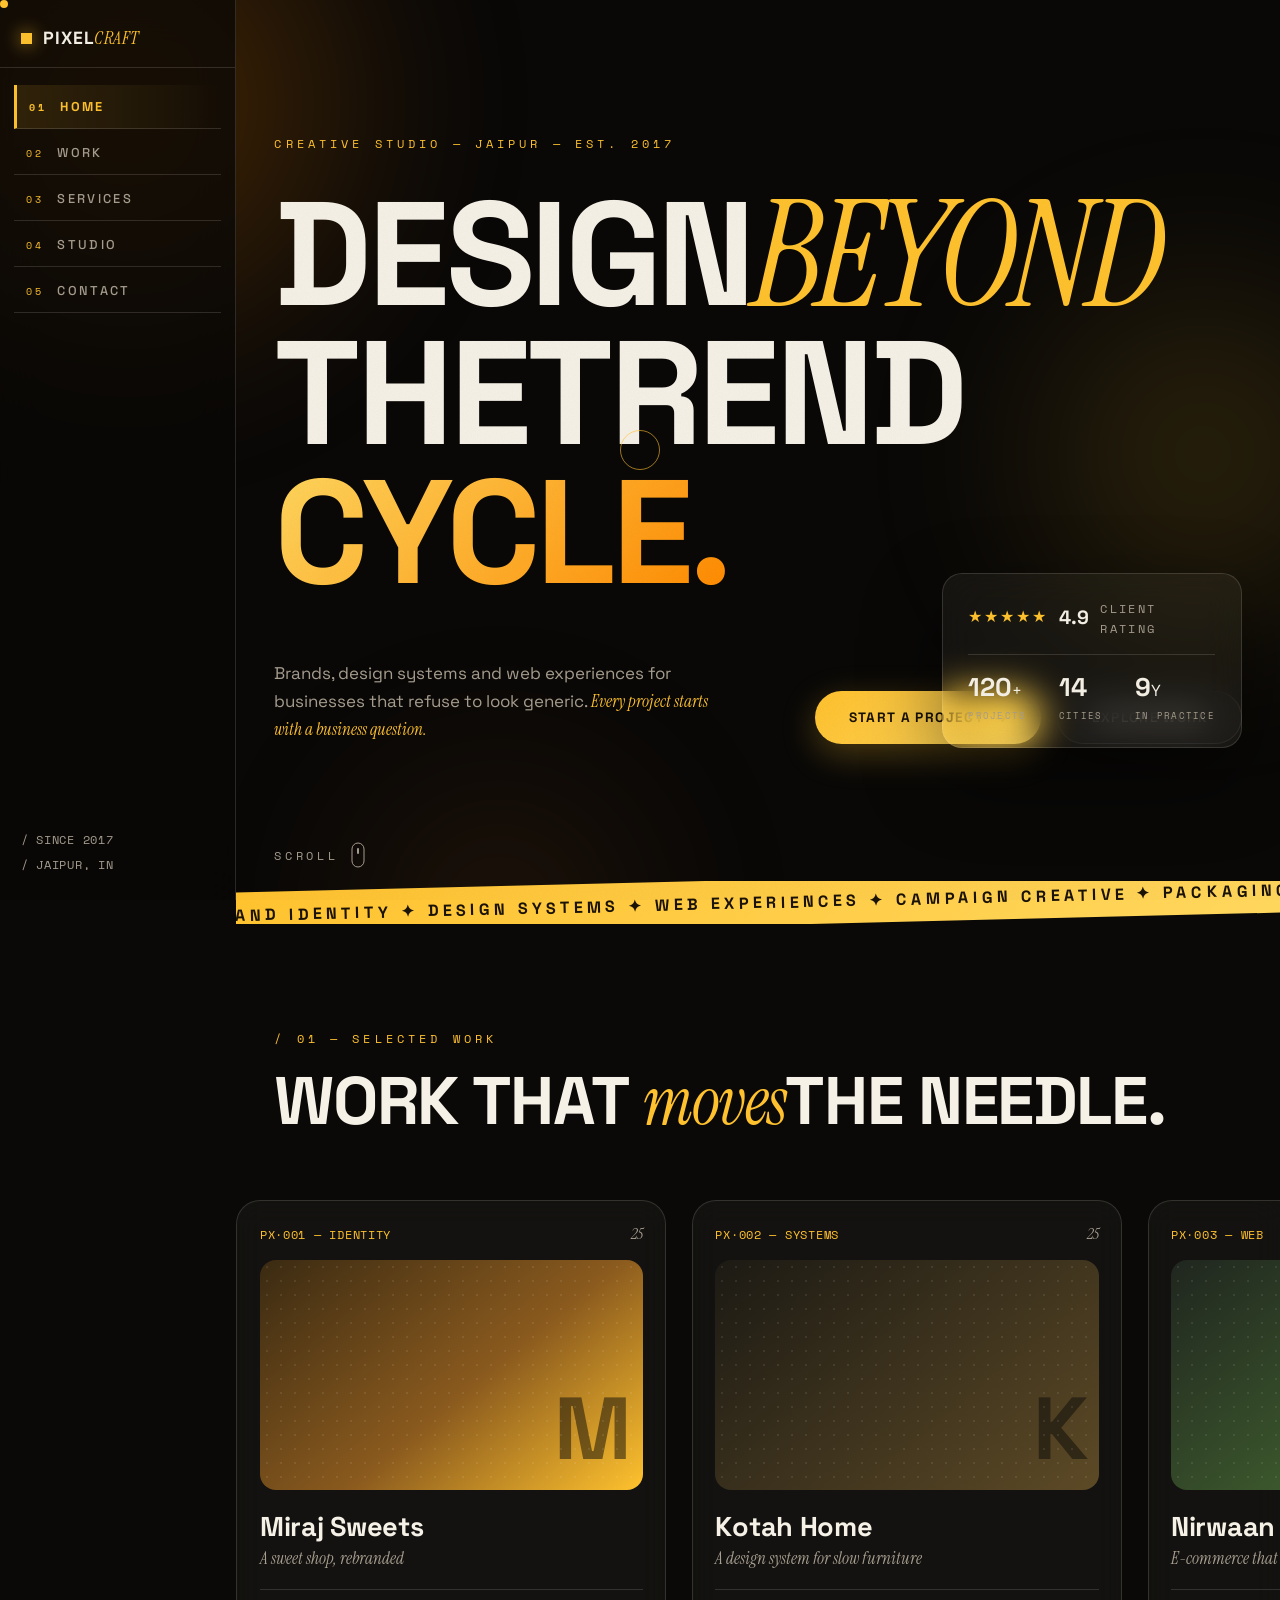
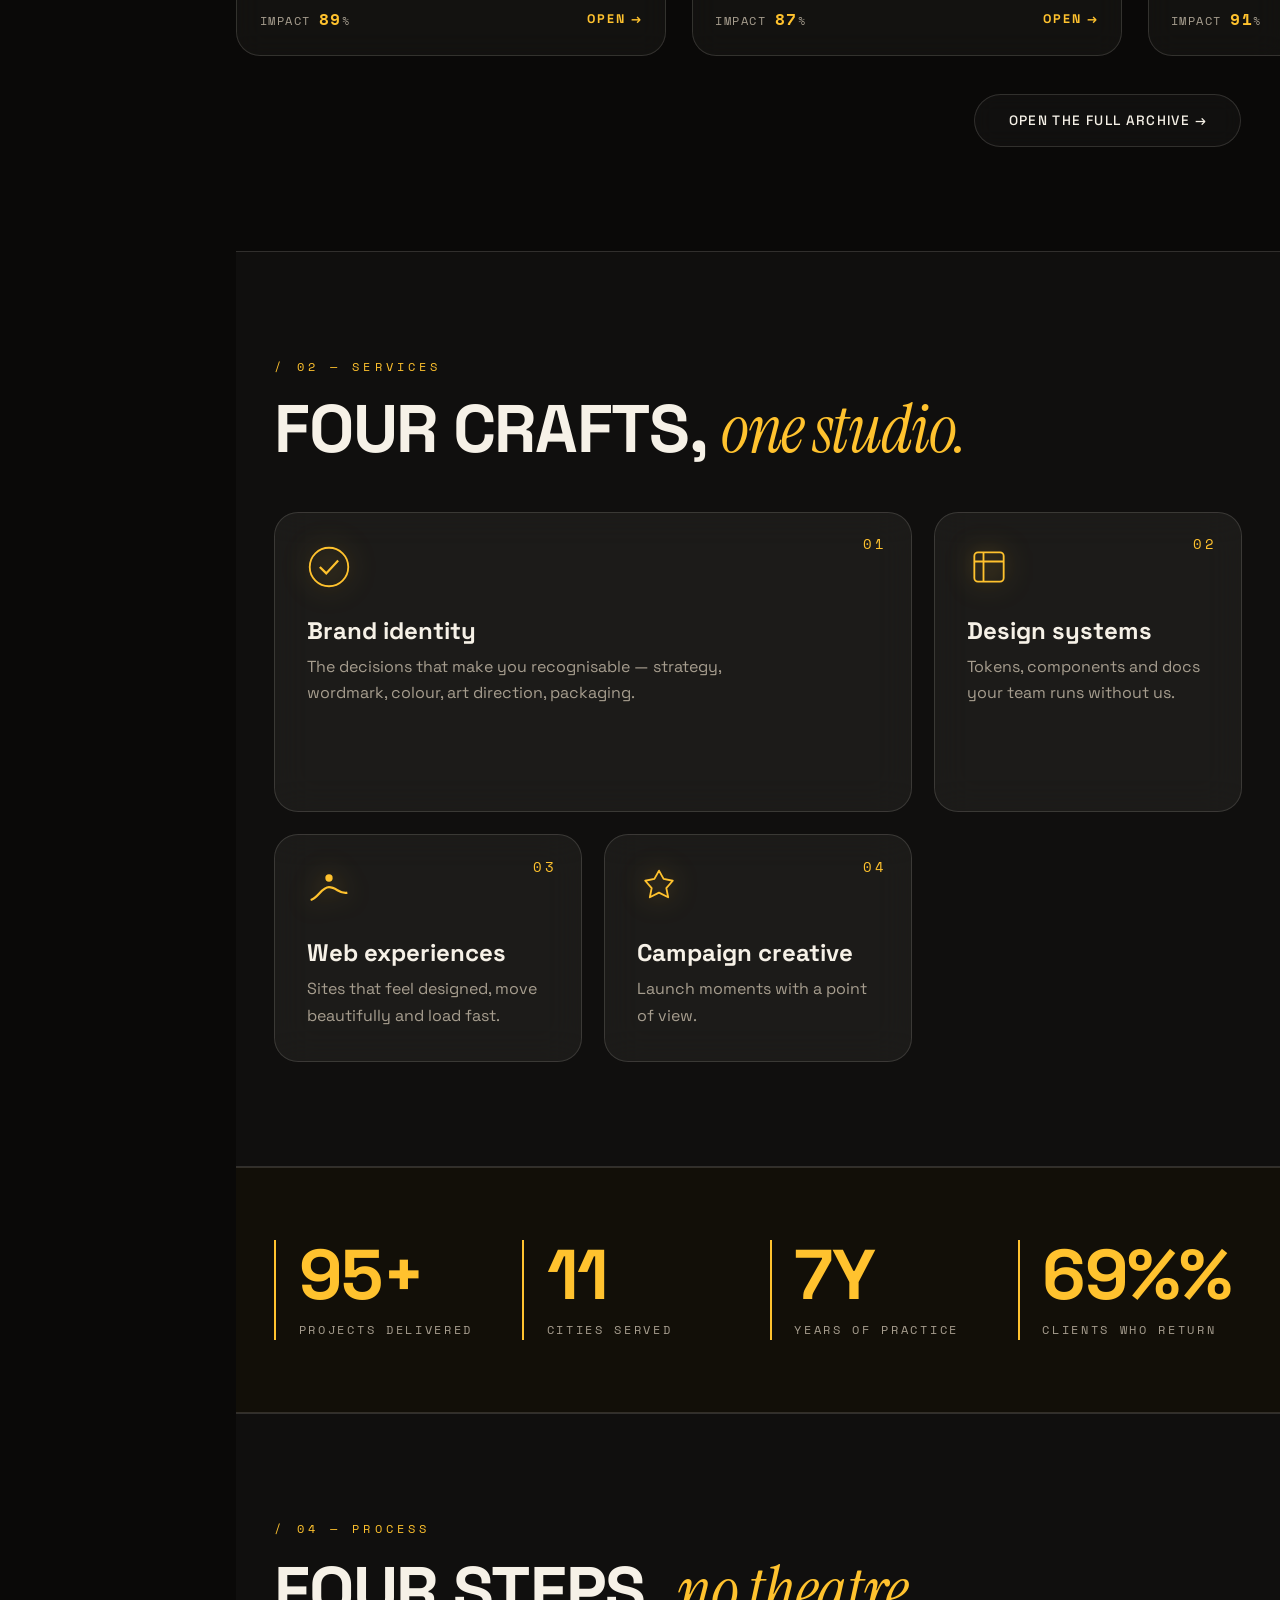
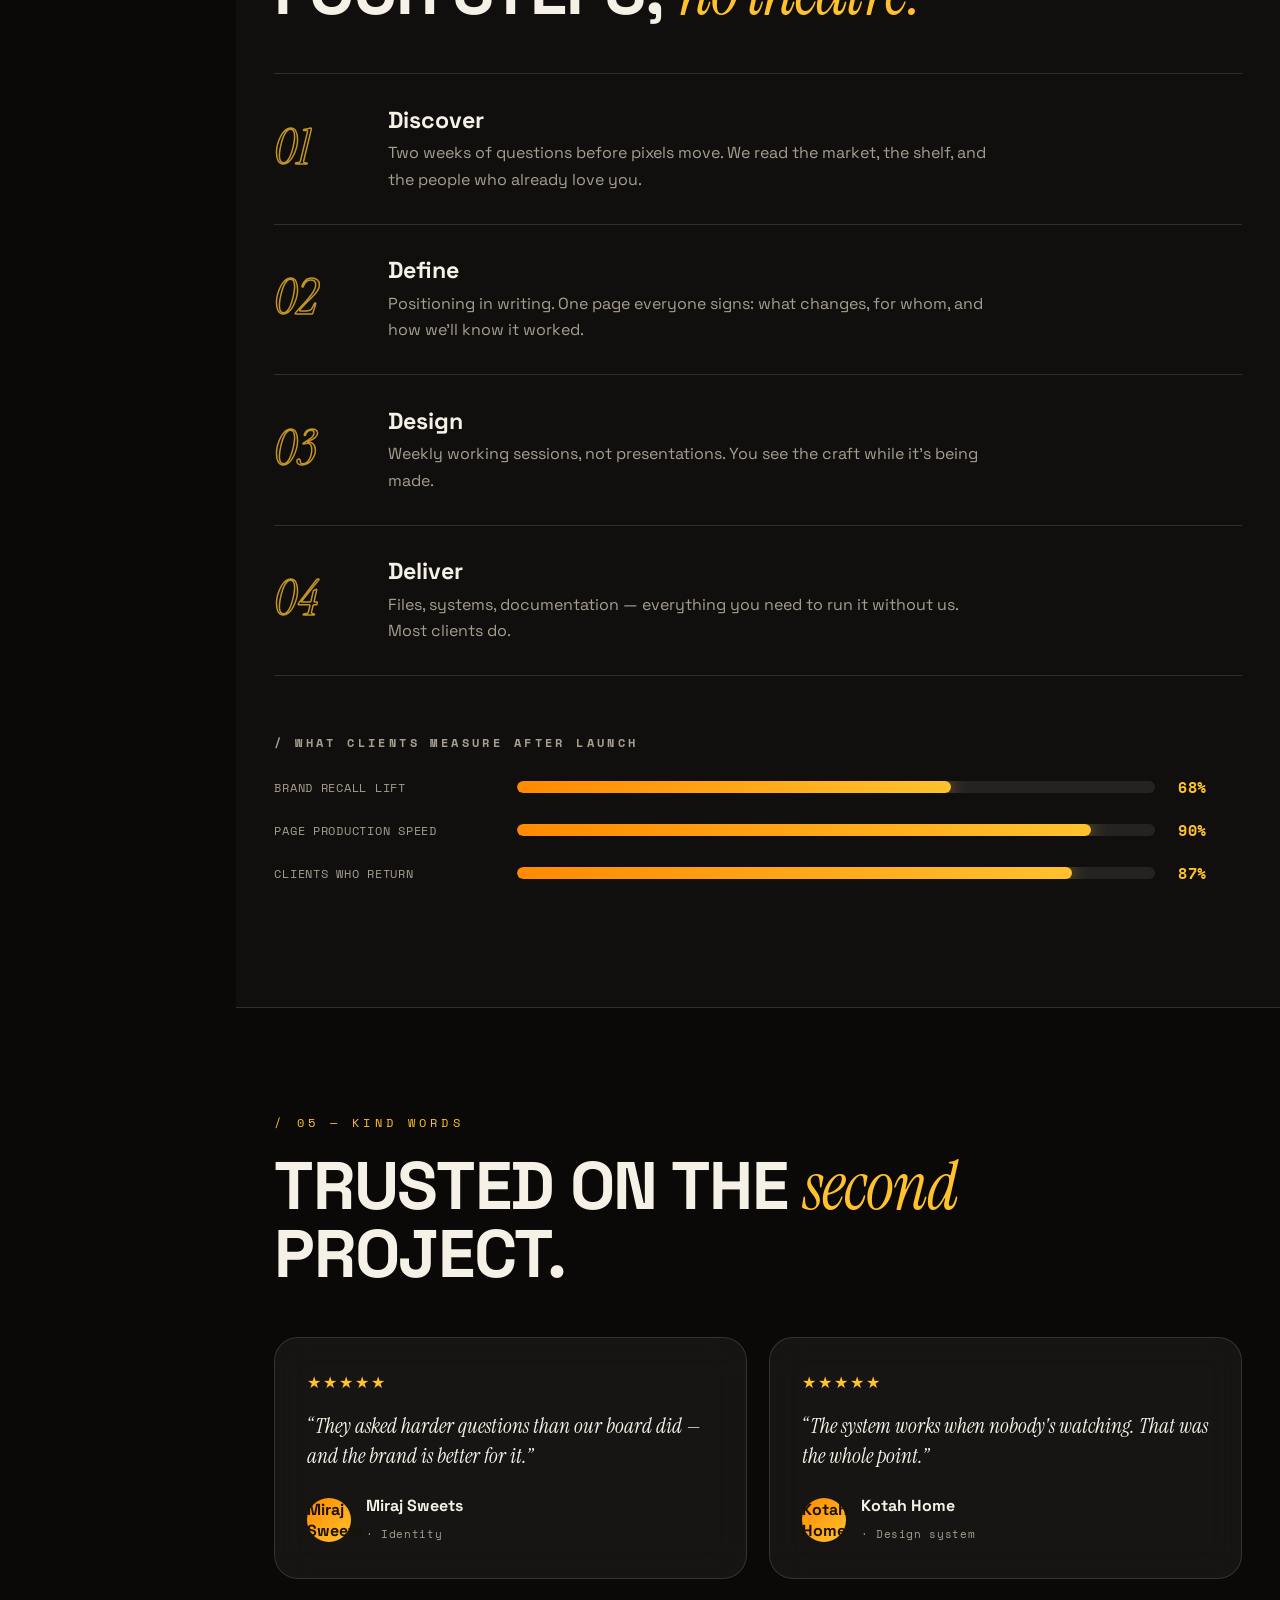
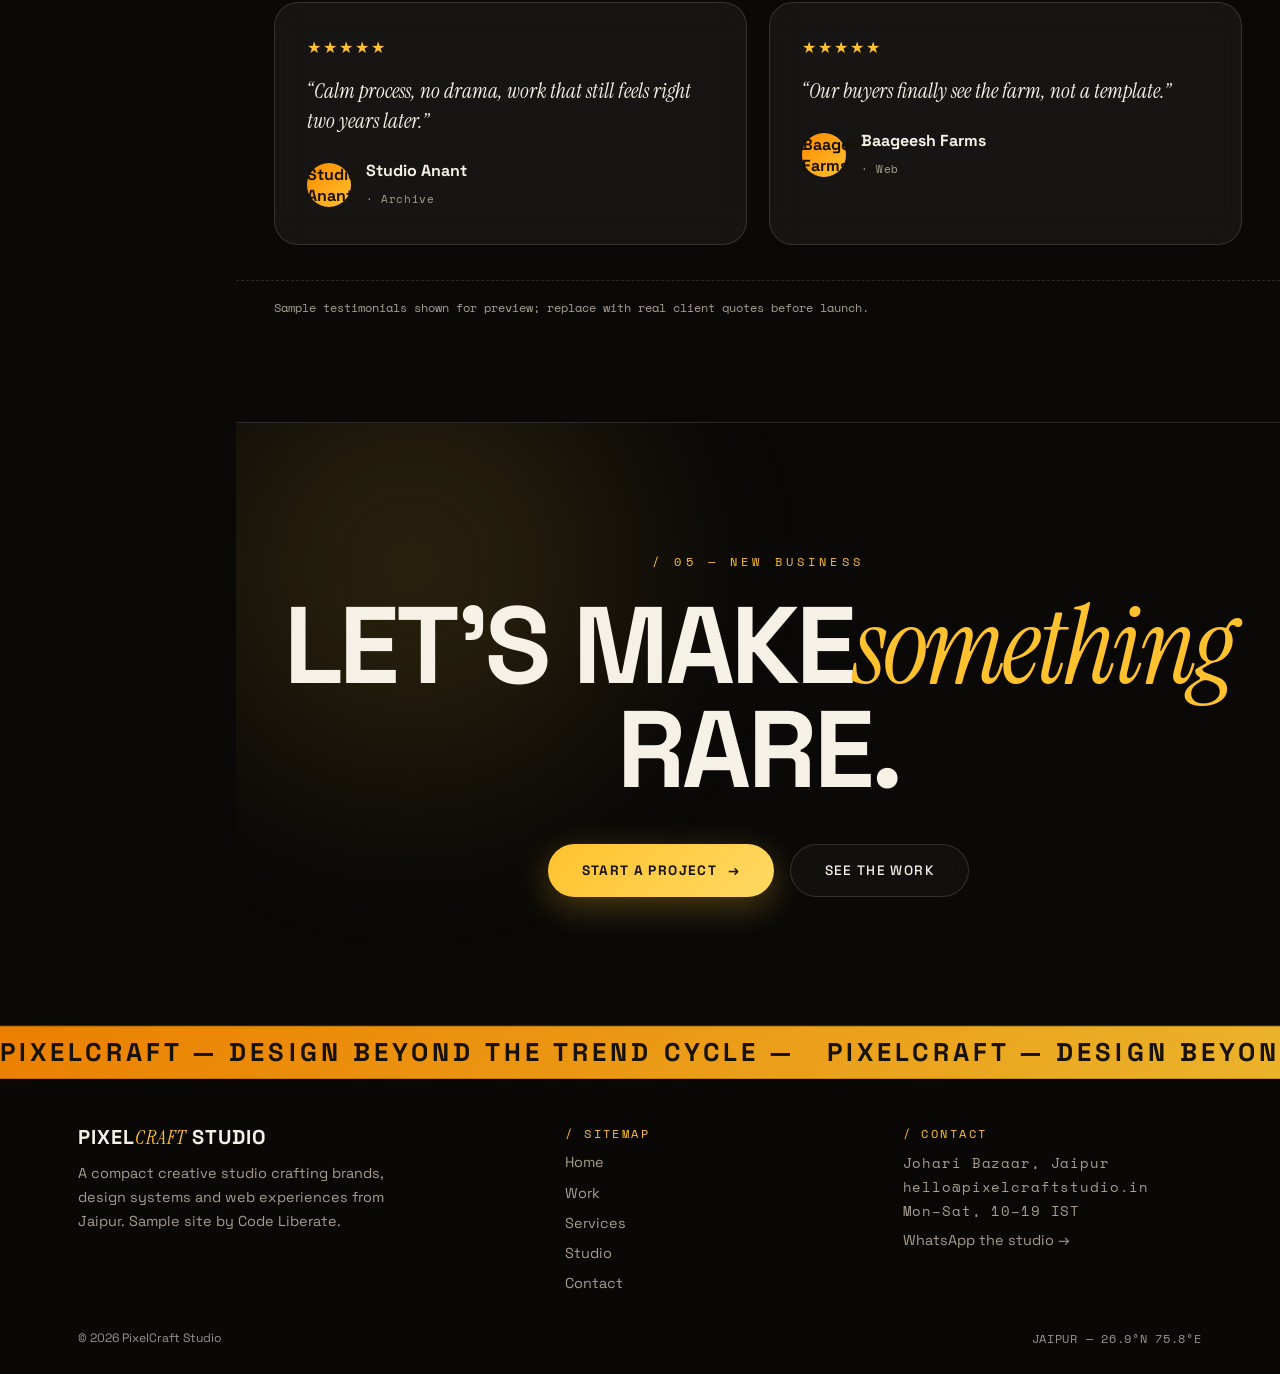
<file: index.html>
<!DOCTYPE html><html lang="en"><head><meta charset="UTF-8"><meta name="viewport" content="width=device-width,initial-scale=1">
<title>PixelCraft Studio — Creative Agency, Jaipur</title><meta name="description" content="PixelCraft Studio is a Jaipur-based creative agency crafting brand identities, design systems and web experiences.">
<link rel="icon" href="data:image/svg+xml%3Csvg xmlns=%27http://www.w3.org/2000/svg%27 viewBox=%270 0 64 64%27%3E%3Crect width=%2764%27 height=%2764%27 fill=%27%230A0908%27/%3E%3Ccircle cx=%2732%27 cy=%2732%27 r=%2714%27 fill=%27%23FFC22E%27/%3E%3C/svg%3E">
<link rel="preconnect" href="https://fonts.googleapis.com"><link rel="preconnect" href="https://fonts.gstatic.com" crossorigin>
<link href="https://fonts.googleapis.com/css2?family=Space+Grotesk:wght@400;500;700&family=Instrument+Serif:ital@0;1&family=Space+Mono:wght@400&display=swap" rel="stylesheet">
<link rel="stylesheet" href="css/styles.css"></head>
<body class="home pg-home"><a class="skip-link" href="#main">Skip to content</a>
<div class="cursor" id="cursor" aria-hidden="true"></div><div class="cursor-ring" id="cursorRing" aria-hidden="true"></div>
<div class="blobs" aria-hidden="true"><div class="blob b1"></div><div class="blob b2"></div><div class="blob b3"></div></div>
<aside class="side" aria-label="Primary"><a class="brand" href="index.html"><span class="sq"></span><span class="bw">PIXEL<em>CRAFT</em></span></a>
<nav class="snav"><a href="index.html" class="active"><span class="nn">01</span><span class="nl">Home</span></a><a href="work.html"><span class="nn">02</span><span class="nl">Work</span></a><a href="services.html"><span class="nn">03</span><span class="nl">Services</span></a><a href="studio.html"><span class="nn">04</span><span class="nl">Studio</span></a><a href="contact.html"><span class="nn">05</span><span class="nl">Contact</span></a></nav>
<div class="sfoot"><span class="mono dim">/ SINCE 2017</span><br><span class="mono dim">/ JAIPUR, IN</span></div></aside>
<div class="drawer-backdrop" id="drawerBack"></div>
<header class="topbar"><button class="drawer-toggle" id="drawerBtn" aria-label="Open menu"><span></span><span></span><span></span></button>
<a class="tb-brand" href="index.html">PIXEL<em>CRAFT</em></a><a class="pill-cta sm" href="contact.html">Start a project</a></header>
<main class="main" id="main">
<section class="hero">
 <div class="hero-mark mono" aria-hidden="true">PXC — 2017</div>
 <p class="mono hero-eb js-hero" style="--d:.05s">CREATIVE STUDIO — JAIPUR — EST. 2017</p>
 <h1 class="hero-h">
  <span class="hl"><span class="rw"><span>DESIGN</span></span><span class="rw"><span class="serif">beyond</span></span></span>
  <span class="hl"><span class="rw"><span>THE</span></span><span class="rw"><span>TREND</span></span></span>
  <span class="hl"><span class="rw"><span class="amber-w">CYCLE.</span></span></span>
 </h1>
 <div class="hero-foot js-hero" style="--d:.5s">
  <p class="hero-sub">Brands, design systems and web experiences for businesses that refuse to look generic. <em>Every project starts with a business question.</em></p>
  <div class="cta-row"><a class="pill-cta mag" href="contact.html">Start a project <i>→</i></a><a class="ghost-btn mag" href="work.html">Explore work</a></div>
 </div>
 <div class="hero-panel glass js-hero" style="--d:.7s">
  <div class="hp-stars"><span class="stars" aria-label="5 out of 5">★★★★★</span><b>4.9</b><span class="mono dim">CLIENT RATING</span></div>
  <div class="hp-stats"><span><b class="cnt" data-count="120">0</b>+ <i>PROJECTS</i></span><span><b class="cnt" data-count="14">0</b> <i>CITIES</i></span><span><b class="cnt" data-count="9">0</b>Y <i>IN PRACTICE</i></span></div>
 </div>
 <a class="hero-scroll mono dim" href="#work-sec">SCROLL<svg width="14" height="26" viewBox="0 0 14 26" aria-hidden="true"><rect x="1" y="1" width="12" height="24" rx="6" fill="none" stroke="currentColor"/><rect class="wheel" x="6" y="6" width="2" height="6" rx="1" fill="currentColor"/></svg></a>
</section>
<div class="band-clip" aria-hidden="true"><div class="band"><div class="band-track"><span>BRAND IDENTITY ✦ DESIGN SYSTEMS ✦ WEB EXPERIENCES ✦ CAMPAIGN CREATIVE ✦ PACKAGING ✦ </span><span>BRAND IDENTITY ✦ DESIGN SYSTEMS ✦ WEB EXPERIENCES ✦ CAMPAIGN CREATIVE ✦ PACKAGING ✦ </span></div></div></div>
<section class="sec" id="work-sec">
 <div class="sec-head wrap"><p class="mono sec-eb">/ 01 — SELECTED WORK</p><h2 class="sec-h"><span class="js-reveal">Work that <em class="serif">moves</em></span><span class="js-reveal">the needle.</span></h2></div>
 <div class="rail" id="rail"><div class="rcard tilt" data-id="px-001"><div class="rc-top"><span class="mono amber">PX·001 — IDENTITY</span><span class="rc-year">25</span></div>
<div class="rc-poster" style="background:linear-gradient(140deg,#3a2a12,#8a5a1e 55%,#ffc22e)"><span class="rc-big">M</span></div>
<h3 class="rc-name">Miraj Sweets</h3><p class="rc-title">A sweet shop, rebranded</p>
<div class="rc-meta"><span class="rc-impact mono">IMPACT <b class="cnt" data-count="94">0</b>%</span><a class="rc-open" href="project.html?id=px-001">OPEN →</a></div></div><div class="rcard tilt" data-id="px-002"><div class="rc-top"><span class="mono amber">PX·002 — SYSTEMS</span><span class="rc-year">25</span></div>
<div class="rc-poster" style="background:linear-gradient(140deg,#1c1a14,#5d4a26)"><span class="rc-big">K</span></div>
<h3 class="rc-name">Kotah Home</h3><p class="rc-title">A design system for slow furniture</p>
<div class="rc-meta"><span class="rc-impact mono">IMPACT <b class="cnt" data-count="92">0</b>%</span><a class="rc-open" href="project.html?id=px-002">OPEN →</a></div></div><div class="rcard tilt" data-id="px-003"><div class="rc-top"><span class="mono amber">PX·003 — WEB</span><span class="rc-year">24</span></div>
<div class="rc-poster" style="background:linear-gradient(140deg,#20261f,#4f7a36)"><span class="rc-big">N</span></div>
<h3 class="rc-name">Nirwaan Teas</h3><p class="rc-title">E-commerce that steeps slowly</p>
<div class="rc-meta"><span class="rc-impact mono">IMPACT <b class="cnt" data-count="96">0</b>%</span><a class="rc-open" href="project.html?id=px-003">OPEN →</a></div></div><div class="rcard tilt" data-id="px-004"><div class="rc-top"><span class="mono amber">PX·004 — WEB</span><span class="rc-year">24</span></div>
<div class="rc-poster" style="background:linear-gradient(140deg,#241f26,#7a4a64)"><span class="rc-big">B</span></div>
<h3 class="rc-name">Baageesh Farms</h3><p class="rc-title">From farm to interface</p>
<div class="rc-meta"><span class="rc-impact mono">IMPACT <b class="cnt" data-count="88">0</b>%</span><a class="rc-open" href="project.html?id=px-004">OPEN →</a></div></div><div class="rcard tilt" data-id="px-005"><div class="rc-top"><span class="mono amber">PX·005 — SYSTEMS</span><span class="rc-year">23</span></div>
<div class="rc-poster" style="background:linear-gradient(140deg,#161a20,#4a5e80)"><span class="rc-big">S</span></div>
<h3 class="rc-name">Studio Anant</h3><p class="rc-title">A portfolio that edits itself</p>
<div class="rc-meta"><span class="rc-impact mono">IMPACT <b class="cnt" data-count="97">0</b>%</span><a class="rc-open" href="project.html?id=px-005">OPEN →</a></div></div><div class="rcard tilt" data-id="px-006"><div class="rc-top"><span class="mono amber">PX·006 — IDENTITY</span><span class="rc-year">23</span></div>
<div class="rc-poster" style="background:linear-gradient(140deg,#2a1518,#a34a56)"><span class="rc-big">R</span></div>
<h3 class="rc-name">Rangreza</h3><p class="rc-title">Colour as a brand engine</p>
<div class="rc-meta"><span class="rc-impact mono">IMPACT <b class="cnt" data-count="91">0</b>%</span><a class="rc-open" href="project.html?id=px-006">OPEN →</a></div></div><div class="rcard tilt" data-id="px-001"><div class="rc-top"><span class="mono amber">PX·001 — IDENTITY</span><span class="rc-year">25</span></div>
<div class="rc-poster" style="background:linear-gradient(140deg,#3a2a12,#8a5a1e 55%,#ffc22e)"><span class="rc-big">M</span></div>
<h3 class="rc-name">Miraj Sweets</h3><p class="rc-title">A sweet shop, rebranded</p>
<div class="rc-meta"><span class="rc-impact mono">IMPACT <b class="cnt" data-count="94">0</b>%</span><a class="rc-open" href="project.html?id=px-001">OPEN →</a></div></div><div class="rcard tilt" data-id="px-002"><div class="rc-top"><span class="mono amber">PX·002 — SYSTEMS</span><span class="rc-year">25</span></div>
<div class="rc-poster" style="background:linear-gradient(140deg,#1c1a14,#5d4a26)"><span class="rc-big">K</span></div>
<h3 class="rc-name">Kotah Home</h3><p class="rc-title">A design system for slow furniture</p>
<div class="rc-meta"><span class="rc-impact mono">IMPACT <b class="cnt" data-count="92">0</b>%</span><a class="rc-open" href="project.html?id=px-002">OPEN →</a></div></div><div class="rcard tilt" data-id="px-003"><div class="rc-top"><span class="mono amber">PX·003 — WEB</span><span class="rc-year">24</span></div>
<div class="rc-poster" style="background:linear-gradient(140deg,#20261f,#4f7a36)"><span class="rc-big">N</span></div>
<h3 class="rc-name">Nirwaan Teas</h3><p class="rc-title">E-commerce that steeps slowly</p>
<div class="rc-meta"><span class="rc-impact mono">IMPACT <b class="cnt" data-count="96">0</b>%</span><a class="rc-open" href="project.html?id=px-003">OPEN →</a></div></div><div class="rcard tilt" data-id="px-004"><div class="rc-top"><span class="mono amber">PX·004 — WEB</span><span class="rc-year">24</span></div>
<div class="rc-poster" style="background:linear-gradient(140deg,#241f26,#7a4a64)"><span class="rc-big">B</span></div>
<h3 class="rc-name">Baageesh Farms</h3><p class="rc-title">From farm to interface</p>
<div class="rc-meta"><span class="rc-impact mono">IMPACT <b class="cnt" data-count="88">0</b>%</span><a class="rc-open" href="project.html?id=px-004">OPEN →</a></div></div><div class="rcard tilt" data-id="px-005"><div class="rc-top"><span class="mono amber">PX·005 — SYSTEMS</span><span class="rc-year">23</span></div>
<div class="rc-poster" style="background:linear-gradient(140deg,#161a20,#4a5e80)"><span class="rc-big">S</span></div>
<h3 class="rc-name">Studio Anant</h3><p class="rc-title">A portfolio that edits itself</p>
<div class="rc-meta"><span class="rc-impact mono">IMPACT <b class="cnt" data-count="97">0</b>%</span><a class="rc-open" href="project.html?id=px-005">OPEN →</a></div></div><div class="rcard tilt" data-id="px-006"><div class="rc-top"><span class="mono amber">PX·006 — IDENTITY</span><span class="rc-year">23</span></div>
<div class="rc-poster" style="background:linear-gradient(140deg,#2a1518,#a34a56)"><span class="rc-big">R</span></div>
<h3 class="rc-name">Rangreza</h3><p class="rc-title">Colour as a brand engine</p>
<div class="rc-meta"><span class="rc-impact mono">IMPACT <b class="cnt" data-count="91">0</b>%</span><a class="rc-open" href="project.html?id=px-006">OPEN →</a></div></div></div>
 <div class="wrap rail-foot"><a class="ghost-btn mag" href="work.html">Open the full archive →</a></div>
</section>
<section class="sec sec-alt">
 <div class="sec-head wrap"><p class="mono sec-eb">/ 02 — SERVICES</p><h2 class="sec-h js-reveal">Four crafts, <em class="serif">one studio.</em></h2></div>
 <div class="wrap bento">
  <div class="bcell glass tilt big js-reveal"><span class="bnum mono">01</span><svg class="bicon" viewBox="0 0 48 48" aria-hidden="true"><circle cx="24" cy="24" r="21" fill="none" stroke="currentColor" stroke-width="2"/><path d="M14 24l7 7 13-14" fill="none" stroke="currentColor" stroke-width="2.5"/></svg><h3>Brand identity</h3><p class="dim">The decisions that make you recognisable — strategy, wordmark, colour, art direction, packaging.</p></div>
  <div class="bcell glass tilt js-reveal" style="--d:.08s"><span class="bnum mono">02</span><svg class="bicon" viewBox="0 0 48 48" aria-hidden="true"><rect x="8" y="8" width="32" height="32" rx="4" fill="none" stroke="currentColor" stroke-width="2"/><path d="M8 18h32M18 8v32" stroke="currentColor" stroke-width="2"/></svg><h3>Design systems</h3><p class="dim">Tokens, components and docs your team runs without us.</p></div>
  <div class="bcell glass tilt js-reveal" style="--d:.16s"><span class="bnum mono">03</span><svg class="bicon" viewBox="0 0 48 48" aria-hidden="true"><path d="M4 36c8-2 12-14 20-14s12 8 20 6" fill="none" stroke="currentColor" stroke-width="2.5"/><circle cx="24" cy="12" r="4" fill="currentColor"/></svg><h3>Web experiences</h3><p class="dim">Sites that feel designed, move beautifully and load fast.</p></div>
  <div class="bcell glass tilt js-reveal" style="--d:.24s"><span class="bnum mono">04</span><svg class="bicon" viewBox="0 0 48 48" aria-hidden="true"><path d="M24 4l5 9 10 2-7 8 2 10-10-5-10 5 2-10-7-8 10-2z" fill="none" stroke="currentColor" stroke-width="2" stroke-linejoin="round"/></svg><h3>Campaign creative</h3><p class="dim">Launch moments with a point of view.</p></div>
 </div>
</section>
<section class="stats-sec"><div class="wrap stats-grid">
<div class="stat js-reveal"><span class="stat-n"><b class="cnt" data-count="120">0</b>+</span><span class="mono dim">PROJECTS DELIVERED</span></div>
<div class="stat js-reveal" style="--d:.08s"><span class="stat-n"><b class="cnt" data-count="14">0</b></span><span class="mono dim">CITIES SERVED</span></div>
<div class="stat js-reveal" style="--d:.16s"><span class="stat-n"><b class="cnt" data-count="9">0</b>Y</span><span class="mono dim">YEARS OF PRACTICE</span></div>
<div class="stat js-reveal" style="--d:.24s"><span class="stat-n"><b class="cnt" data-count="87">0</b>%%</span><span class="mono dim">CLIENTS WHO RETURN</span></div>
</div></section>
<section class="sec sec-alt">
 <div class="sec-head wrap"><p class="mono sec-eb">/ 04 — PROCESS</p><h2 class="sec-h js-reveal">Four steps, <em class="serif">no theatre.</em></h2></div>
 <div class="wrap steps">
  <div class="step js-reveal"><span class="step-n serif">01</span><div><h3>Discover</h3><p class="dim">Two weeks of questions before pixels move. We read the market, the shelf, and the people who already love you.</p></div></div>
  <div class="step js-reveal" style="--d:.08s"><span class="step-n serif">02</span><div><h3>Define</h3><p class="dim">Positioning in writing. One page everyone signs: what changes, for whom, and how we'll know it worked.</p></div></div>
  <div class="step js-reveal" style="--d:.16s"><span class="step-n serif">03</span><div><h3>Design</h3><p class="dim">Weekly working sessions, not presentations. You see the craft while it's being made.</p></div></div>
  <div class="step js-reveal" style="--d:.24s"><span class="step-n serif">04</span><div><h3>Deliver</h3><p class="dim">Files, systems, documentation — everything you need to run it without us. Most clients do.</p></div></div>
 </div>
 <div class="wrap impact-bars">
  <h3 class="mono dim">/ WHAT CLIENTS MEASURE AFTER LAUNCH</h3>
  <div class="pbar-row"><span class="mono dim">BRAND RECALL LIFT</span><div class="pbar" data-w="68"><span></span></div><b class="mono amber">68%</b></div>
  <div class="pbar-row"><span class="mono dim">PAGE PRODUCTION SPEED</span><div class="pbar" data-w="90"><span></span></div><b class="mono amber">90%</b></div>
  <div class="pbar-row"><span class="mono dim">CLIENTS WHO RETURN</span><div class="pbar" data-w="87"><span></span></div><b class="mono amber">87%</b></div>
 </div>
</section>
<section class="sec">
 <div class="sec-head wrap"><p class="mono sec-eb">/ 05 — KIND WORDS</p><h2 class="sec-h js-reveal">Trusted on the <em class="serif">second</em> project.</h2></div>
 <div class="wrap"><div class="qgrid"><figure class="qcard glass js-reveal"><span class="stars" aria-label="5 out of 5">★★★★★</span><blockquote>&ldquo;They asked harder questions than our board did — and the brand is better for it.&rdquo;</blockquote><figcaption><span class="qav">Miraj Sweets</span><span><b>Miraj Sweets</b><span class="dim mono"> · Identity</span></span></figcaption></figure><figure class="qcard glass js-reveal"><span class="stars" aria-label="5 out of 5">★★★★★</span><blockquote>&ldquo;The system works when nobody's watching. That was the whole point.&rdquo;</blockquote><figcaption><span class="qav">Kotah Home</span><span><b>Kotah Home</b><span class="dim mono"> · Design system</span></span></figcaption></figure><figure class="qcard glass js-reveal"><span class="stars" aria-label="5 out of 5">★★★★★</span><blockquote>&ldquo;Calm process, no drama, work that still feels right two years later.&rdquo;</blockquote><figcaption><span class="qav">Studio Anant</span><span><b>Studio Anant</b><span class="dim mono"> · Archive</span></span></figcaption></figure><figure class="qcard glass js-reveal"><span class="stars" aria-label="5 out of 5">★★★★★</span><blockquote>&ldquo;Our buyers finally see the farm, not a template.&rdquo;</blockquote><figcaption><span class="qav">Baageesh Farms</span><span><b>Baageesh Farms</b><span class="dim mono"> · Web</span></span></figcaption></figure></div></div>
 <p class="sample-note wrap">Sample testimonials shown for preview; replace with real client quotes before launch.</p>
</section>
<section class="cta-x"><div class="wrap cta-in">
<p class="mono cta-eb">/ 05 — NEW BUSINESS</p>
<h2 class="cta-h"><span class="rw"><span>LET'S MAKE</span></span><span class="rw"><span class="serif">something</span></span><span class="rw"><span>RARE.</span></span></h2>
<div class="cta-row"><a class="pill-cta mag" href="contact.html">Start a project <i>→</i></a><a class="ghost-btn mag" href="work.html">See the work</a></div></div></section></main>
<footer class="footer"><div class="f-band" aria-hidden="true"><div class="f-band-track"><span>PIXELCRAFT — DESIGN BEYOND THE TREND CYCLE —</span><span>PIXELCRAFT — DESIGN BEYOND THE TREND CYCLE —</span></div></div>
<div class="f-grid"><div><span class="bw fb">PIXEL<em>CRAFT</em> STUDIO</span><p class="dim">A compact creative studio crafting brands, design systems and web experiences from Jaipur. Sample site by Code Liberate.</p></div>
<div><h4 class="mono">/ SITEMAP</h4><a href="index.html">Home</a><a href="work.html">Work</a><a href="services.html">Services</a><a href="studio.html">Studio</a><a href="contact.html">Contact</a></div>
<div><h4 class="mono">/ CONTACT</h4><p class="dim mono">Johari Bazaar, Jaipur<br>hello@pixelcraftstudio.in<br>Mon–Sat, 10–19 IST</p><a href="https://wa.me/919876543210">WhatsApp the studio →</a></div></div>
<div class="f-legal"><span>&copy; 2026 PixelCraft Studio</span><span class="mono">JAIPUR — 26.9°N 75.8°E</span></div></footer>
<script>window.PXCASES=[{"id": "px-001", "client": "Miraj Sweets", "title": "A sweet shop, rebranded", "year": "2025", "tag": "IDENTITY", "impact": "94", "grad": "linear-gradient(140deg,#3a2a12,#8a5a1e 55%,#ffc22e)", "blurb": "Heritage mithai brand restated for a new generation \u2014 without losing the old-city trust.", "ch": "Miraj had 40 years of loyalty but a brand that read as generic on a shelf of lookalikes.", "ap": "We rebuilt the wordmark around their original 1980s signage lettering, paired it with a warm marigold-amber system, and designed a modular packaging grid across 60+ SKUs.", "out": "The new packaging line sold out its first three production runs and is now extending to a gifting range.", "stats": [["3", "SELL-OUT RUNS"], ["60+", "SKUS ON THE SYSTEM"]]}, {"id": "px-002", "client": "Kotah Home", "title": "A design system for slow furniture", "year": "2025", "tag": "SYSTEMS", "impact": "92", "grad": "linear-gradient(140deg,#1c1a14,#5d4a26)", "blurb": "A furniture maker's catalogue reorganised into a living design system.", "ch": "Kotah Home's team hand-built every page; nothing matched and new collections meant weeks of inconsistent work.", "ap": "We distilled 90 pages of catalogue work into tokens, type scales and 24 documented components the in-house team can extend without us.", "out": "New collection pages now ship in days instead of weeks, with consistency enforced by the system itself.", "stats": [["24", "COMPONENTS SHIPPED"], ["90%", "FASTER PAGES"]]}, {"id": "px-003", "client": "Nirwaan Teas", "title": "E-commerce that steeps slowly", "year": "2024", "tag": "WEB", "impact": "96", "grad": "linear-gradient(140deg,#20261f,#4f7a36)", "blurb": "A calm, unhurried store for a single-origin tea label.", "ch": "Nirwaan's tea is about patience, but its store was loud, discount-driven and indistinguishable from every other D2C brand.", "ap": "We designed a slow-browsing experience \u2014 long-form origin stories, full-bleed brew photography and a checkout that never shouts.", "out": "Average session time tripled and repeat purchase became the brand's primary growth channel.", "stats": [["3x", "SESSION TIME"], ["42%", "REPEAT PURCHASES"]]}, {"id": "px-004", "client": "Baageesh Farms", "title": "From farm to interface", "year": "2024", "tag": "WEB", "impact": "88", "grad": "linear-gradient(140deg,#241f26,#7a4a64)", "blurb": "A direct-to-home produce brand with a working rural story.", "ch": "Baageesh needed to sell subscriptions online while keeping the trust of a family farm; corporate templates felt dishonest to their buyers.", "ap": "We built the site around the farmers themselves \u2014 weekly harvest notes, a seasonal calendar interface and honest, unpolished photography.", "out": "Subscriptions crossed 800 households in the first season, and support requests dropped because the calendar answers everything.", "stats": [["800+", "HOUSEHOLDS"], ["1ST", "SEASON SOLD OUT"]]}, {"id": "px-005", "client": "Studio Anant", "title": "A portfolio that edits itself", "year": "2023", "tag": "SYSTEMS", "impact": "97", "grad": "linear-gradient(140deg,#161a20,#4a5e80)", "blurb": "An architect's archive, structured for decades of work.", "ch": "Three decades of built work existed only in physical folios and a shared drive \u2014 invisible to clients and unsearchable even for the practice.", "ap": "We designed a metadata-first archive template: every project self-documents, and the portfolio stays current without a designer's hand.", "out": "The archive now holds 200+ projects and has become the practice's primary client-facing document.", "stats": [["200+", "PROJECTS ARCHIVED"], ["0", "HOURS PER UPDATE"]]}, {"id": "px-006", "client": "Rangreza", "title": "Colour as a brand engine", "year": "2023", "tag": "IDENTITY", "impact": "91", "grad": "linear-gradient(140deg,#2a1518,#a34a56)", "blurb": "A block-print textile house with colour logic instead of a logo-first identity.", "ch": "Rangreza's real asset is its dye work, but its identity leaned on a logo and a stock palette that said nothing about craft.", "ap": "We made the colour system itself the brand: a documented dye library, generative palette pairings per collection, and a wordmark that steps back.", "out": "Buyers now identify Rangreza ranges by colour before anything else.", "stats": [["18", "DYE FORMULAS"], ["4", "COLLECTIONS LIVE"]]}];window.PXQUOTES=[["They asked harder questions than our board did \u2014 and the brand is better for it.", "Miraj Sweets", "Identity"], ["The system works when nobody's watching. That was the whole point.", "Kotah Home", "Design system"], ["Calm process, no drama, work that still feels right two years later.", "Studio Anant", "Archive"], ["Our buyers finally see the farm, not a template.", "Baageesh Farms", "Web"]]</script><script src="js/main.js" defer></script></body></html>
</file>
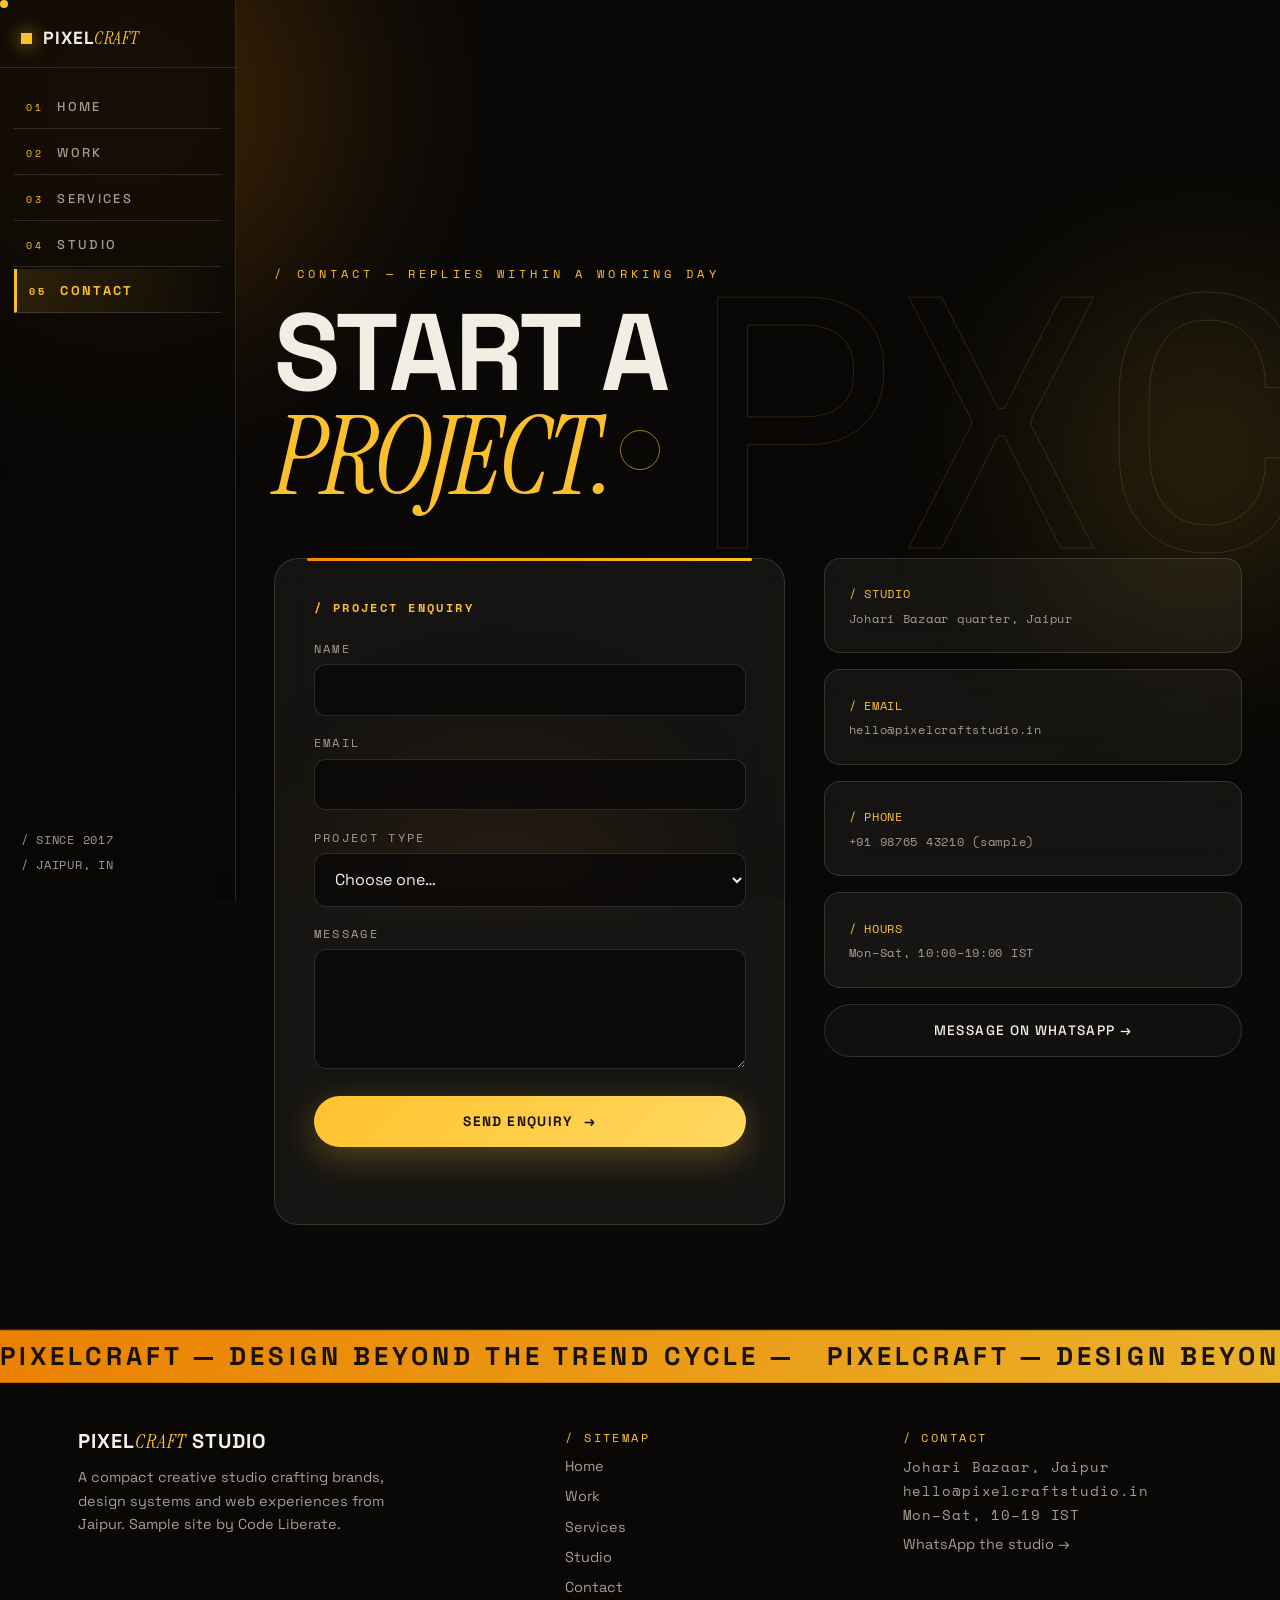
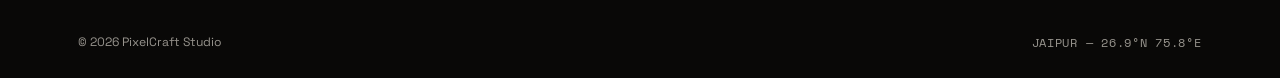
<file: contact.html>
<!DOCTYPE html><html lang="en"><head><meta charset="UTF-8"><meta name="viewport" content="width=device-width,initial-scale=1">
<title>Contact — PixelCraft Studio</title><meta name="description" content="Start a project with PixelCraft Studio. Brand identity, design systems and web experiences from Jaipur.">
<link rel="icon" href="data:image/svg+xml%3Csvg xmlns=%27http://www.w3.org/2000/svg%27 viewBox=%270 0 64 64%27%3E%3Crect width=%2764%27 height=%2764%27 fill=%27%230A0908%27/%3E%3Ccircle cx=%2732%27 cy=%2732%27 r=%2714%27 fill=%27%23FFC22E%27/%3E%3C/svg%3E">
<link rel="preconnect" href="https://fonts.googleapis.com"><link rel="preconnect" href="https://fonts.gstatic.com" crossorigin>
<link href="https://fonts.googleapis.com/css2?family=Space+Grotesk:wght@400;500;700&family=Instrument+Serif:ital@0;1&family=Space+Mono:wght@400&display=swap" rel="stylesheet">
<link rel="stylesheet" href="css/styles.css"></head>
<body class="contact pg-contact"><a class="skip-link" href="#main">Skip to content</a>
<div class="cursor" id="cursor" aria-hidden="true"></div><div class="cursor-ring" id="cursorRing" aria-hidden="true"></div>
<div class="blobs" aria-hidden="true"><div class="blob b1"></div><div class="blob b2"></div><div class="blob b3"></div></div>
<aside class="side" aria-label="Primary"><a class="brand" href="index.html"><span class="sq"></span><span class="bw">PIXEL<em>CRAFT</em></span></a>
<nav class="snav"><a href="index.html"><span class="nn">01</span><span class="nl">Home</span></a><a href="work.html"><span class="nn">02</span><span class="nl">Work</span></a><a href="services.html"><span class="nn">03</span><span class="nl">Services</span></a><a href="studio.html"><span class="nn">04</span><span class="nl">Studio</span></a><a href="contact.html" class="active"><span class="nn">05</span><span class="nl">Contact</span></a></nav>
<div class="sfoot"><span class="mono dim">/ SINCE 2017</span><br><span class="mono dim">/ JAIPUR, IN</span></div></aside>
<div class="drawer-backdrop" id="drawerBack"></div>
<header class="topbar"><button class="drawer-toggle" id="drawerBtn" aria-label="Open menu"><span></span><span></span><span></span></button>
<a class="tb-brand" href="index.html">PIXEL<em>CRAFT</em></a><a class="pill-cta sm" href="contact.html">Start a project</a></header>
<main class="main" id="main"><section class="phero"><div class="ph-mark mono" aria-hidden="true">PXC</div><p class="mono sec-eb js-hero">/ CONTACT — REPLIES WITHIN A WORKING DAY</p><h1 class="hero-h mid"><span class="hl"><span class="rw"><span>START A</span></span></span><span class="hl"><span class="rw"><span class="serif">project.</span></span></span></h1></section>
<section class="sec" style="padding-top:0"><div class="wrap c-grid">
<div class="gform glass"><h3 class="mono amber" style="letter-spacing:.2em;margin-bottom:1.4rem">/ PROJECT ENQUIRY</h3>
<form id="contactForm" novalidate>
<div class="field"><label for="fName">Name</label><input id="fName" name="name" required autocomplete="name"><p class="ferr">Please tell us your name.</p></div>
<div class="field"><label for="fEmail">Email</label><input id="fEmail" name="email" type="email" required autocomplete="email"><p class="ferr">Please enter a valid email.</p></div>
<div class="field"><label for="fType">Project type</label><select id="fType" name="type" required><option value="">Choose one…</option><option>Brand identity</option><option>Design system</option><option>Website / web experience</option><option>Campaign creative</option><option>Not sure yet</option></select><p class="ferr">Please pick a project type.</p></div>
<div class="field"><label for="fMsg">Message</label><textarea id="fMsg" name="message" required minlength="10"></textarea><p class="ferr">A sentence or two helps us reply properly.</p></div>
<button class="pill-cta wide" type="submit">Send enquiry <i>→</i></button><p class="form-note" role="status"></p></form></div>
<div class="c-info"><div class="icard glass mono dim"><span class="amber">/ STUDIO</span><br>Johari Bazaar quarter, Jaipur</div>
<div class="icard glass mono dim"><span class="amber">/ EMAIL</span><br>hello@pixelcraftstudio.in</div>
<div class="icard glass mono dim"><span class="amber">/ PHONE</span><br>+91 98765 43210 (sample)</div>
<div class="icard glass mono dim"><span class="amber">/ HOURS</span><br>Mon–Sat, 10:00–19:00 IST</div>
<a class="ghost-btn wide mag" href="https://wa.me/919876543210">Message on WhatsApp →</a></div>
</div></section></main>
<footer class="footer"><div class="f-band" aria-hidden="true"><div class="f-band-track"><span>PIXELCRAFT — DESIGN BEYOND THE TREND CYCLE —</span><span>PIXELCRAFT — DESIGN BEYOND THE TREND CYCLE —</span></div></div>
<div class="f-grid"><div><span class="bw fb">PIXEL<em>CRAFT</em> STUDIO</span><p class="dim">A compact creative studio crafting brands, design systems and web experiences from Jaipur. Sample site by Code Liberate.</p></div>
<div><h4 class="mono">/ SITEMAP</h4><a href="index.html">Home</a><a href="work.html">Work</a><a href="services.html">Services</a><a href="studio.html">Studio</a><a href="contact.html">Contact</a></div>
<div><h4 class="mono">/ CONTACT</h4><p class="dim mono">Johari Bazaar, Jaipur<br>hello@pixelcraftstudio.in<br>Mon–Sat, 10–19 IST</p><a href="https://wa.me/919876543210">WhatsApp the studio →</a></div></div>
<div class="f-legal"><span>&copy; 2026 PixelCraft Studio</span><span class="mono">JAIPUR — 26.9°N 75.8°E</span></div></footer>
<script>window.PXCASES=[{"id": "px-001", "client": "Miraj Sweets", "title": "A sweet shop, rebranded", "year": "2025", "tag": "IDENTITY", "impact": "94", "grad": "linear-gradient(140deg,#3a2a12,#8a5a1e 55%,#ffc22e)", "blurb": "Heritage mithai brand restated for a new generation \u2014 without losing the old-city trust.", "ch": "Miraj had 40 years of loyalty but a brand that read as generic on a shelf of lookalikes.", "ap": "We rebuilt the wordmark around their original 1980s signage lettering, paired it with a warm marigold-amber system, and designed a modular packaging grid across 60+ SKUs.", "out": "The new packaging line sold out its first three production runs and is now extending to a gifting range.", "stats": [["3", "SELL-OUT RUNS"], ["60+", "SKUS ON THE SYSTEM"]]}, {"id": "px-002", "client": "Kotah Home", "title": "A design system for slow furniture", "year": "2025", "tag": "SYSTEMS", "impact": "92", "grad": "linear-gradient(140deg,#1c1a14,#5d4a26)", "blurb": "A furniture maker's catalogue reorganised into a living design system.", "ch": "Kotah Home's team hand-built every page; nothing matched and new collections meant weeks of inconsistent work.", "ap": "We distilled 90 pages of catalogue work into tokens, type scales and 24 documented components the in-house team can extend without us.", "out": "New collection pages now ship in days instead of weeks, with consistency enforced by the system itself.", "stats": [["24", "COMPONENTS SHIPPED"], ["90%", "FASTER PAGES"]]}, {"id": "px-003", "client": "Nirwaan Teas", "title": "E-commerce that steeps slowly", "year": "2024", "tag": "WEB", "impact": "96", "grad": "linear-gradient(140deg,#20261f,#4f7a36)", "blurb": "A calm, unhurried store for a single-origin tea label.", "ch": "Nirwaan's tea is about patience, but its store was loud, discount-driven and indistinguishable from every other D2C brand.", "ap": "We designed a slow-browsing experience \u2014 long-form origin stories, full-bleed brew photography and a checkout that never shouts.", "out": "Average session time tripled and repeat purchase became the brand's primary growth channel.", "stats": [["3x", "SESSION TIME"], ["42%", "REPEAT PURCHASES"]]}, {"id": "px-004", "client": "Baageesh Farms", "title": "From farm to interface", "year": "2024", "tag": "WEB", "impact": "88", "grad": "linear-gradient(140deg,#241f26,#7a4a64)", "blurb": "A direct-to-home produce brand with a working rural story.", "ch": "Baageesh needed to sell subscriptions online while keeping the trust of a family farm; corporate templates felt dishonest to their buyers.", "ap": "We built the site around the farmers themselves \u2014 weekly harvest notes, a seasonal calendar interface and honest, unpolished photography.", "out": "Subscriptions crossed 800 households in the first season, and support requests dropped because the calendar answers everything.", "stats": [["800+", "HOUSEHOLDS"], ["1ST", "SEASON SOLD OUT"]]}, {"id": "px-005", "client": "Studio Anant", "title": "A portfolio that edits itself", "year": "2023", "tag": "SYSTEMS", "impact": "97", "grad": "linear-gradient(140deg,#161a20,#4a5e80)", "blurb": "An architect's archive, structured for decades of work.", "ch": "Three decades of built work existed only in physical folios and a shared drive \u2014 invisible to clients and unsearchable even for the practice.", "ap": "We designed a metadata-first archive template: every project self-documents, and the portfolio stays current without a designer's hand.", "out": "The archive now holds 200+ projects and has become the practice's primary client-facing document.", "stats": [["200+", "PROJECTS ARCHIVED"], ["0", "HOURS PER UPDATE"]]}, {"id": "px-006", "client": "Rangreza", "title": "Colour as a brand engine", "year": "2023", "tag": "IDENTITY", "impact": "91", "grad": "linear-gradient(140deg,#2a1518,#a34a56)", "blurb": "A block-print textile house with colour logic instead of a logo-first identity.", "ch": "Rangreza's real asset is its dye work, but its identity leaned on a logo and a stock palette that said nothing about craft.", "ap": "We made the colour system itself the brand: a documented dye library, generative palette pairings per collection, and a wordmark that steps back.", "out": "Buyers now identify Rangreza ranges by colour before anything else.", "stats": [["18", "DYE FORMULAS"], ["4", "COLLECTIONS LIVE"]]}];window.PXQUOTES=[["They asked harder questions than our board did \u2014 and the brand is better for it.", "Miraj Sweets", "Identity"], ["The system works when nobody's watching. That was the whole point.", "Kotah Home", "Design system"], ["Calm process, no drama, work that still feels right two years later.", "Studio Anant", "Archive"], ["Our buyers finally see the farm, not a template.", "Baageesh Farms", "Web"]]</script><script src="js/main.js" defer></script></body></html>
</file>
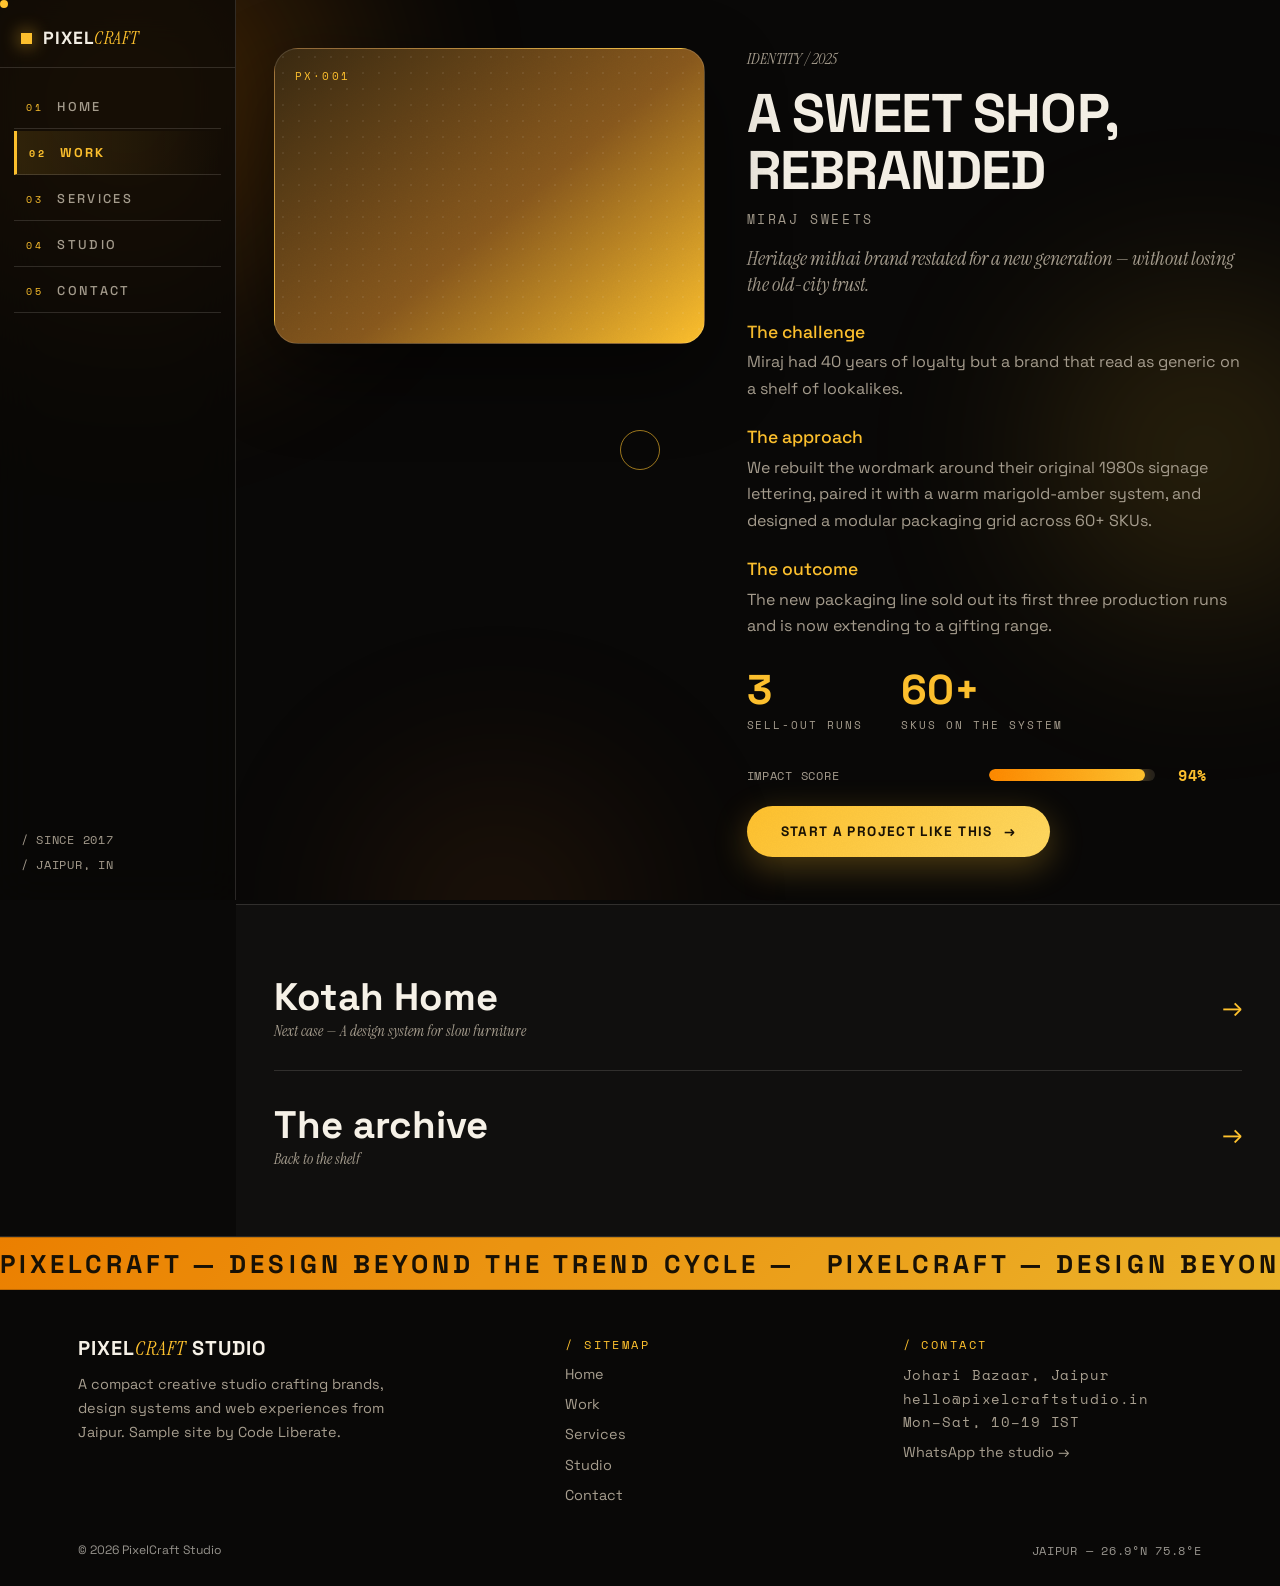
<file: project.html>
<!DOCTYPE html><html lang="en"><head><meta charset="UTF-8"><meta name="viewport" content="width=device-width,initial-scale=1">
<title>Case study — PixelCraft Studio</title><meta name="description" content="Case study from PixelCraft Studio's archive.">
<link rel="icon" href="data:image/svg+xml%3Csvg xmlns=%27http://www.w3.org/2000/svg%27 viewBox=%270 0 64 64%27%3E%3Crect width=%2764%27 height=%2764%27 fill=%27%230A0908%27/%3E%3Ccircle cx=%2732%27 cy=%2732%27 r=%2714%27 fill=%27%23FFC22E%27/%3E%3C/svg%3E">
<link rel="preconnect" href="https://fonts.googleapis.com"><link rel="preconnect" href="https://fonts.gstatic.com" crossorigin>
<link href="https://fonts.googleapis.com/css2?family=Space+Grotesk:wght@400;500;700&family=Instrument+Serif:ital@0;1&family=Space+Mono:wght@400&display=swap" rel="stylesheet">
<link rel="stylesheet" href="css/styles.css"></head>
<body class="work pg-work"><a class="skip-link" href="#main">Skip to content</a>
<div class="cursor" id="cursor" aria-hidden="true"></div><div class="cursor-ring" id="cursorRing" aria-hidden="true"></div>
<div class="blobs" aria-hidden="true"><div class="blob b1"></div><div class="blob b2"></div><div class="blob b3"></div></div>
<aside class="side" aria-label="Primary"><a class="brand" href="index.html"><span class="sq"></span><span class="bw">PIXEL<em>CRAFT</em></span></a>
<nav class="snav"><a href="index.html"><span class="nn">01</span><span class="nl">Home</span></a><a href="work.html" class="active"><span class="nn">02</span><span class="nl">Work</span></a><a href="services.html"><span class="nn">03</span><span class="nl">Services</span></a><a href="studio.html"><span class="nn">04</span><span class="nl">Studio</span></a><a href="contact.html"><span class="nn">05</span><span class="nl">Contact</span></a></nav>
<div class="sfoot"><span class="mono dim">/ SINCE 2017</span><br><span class="mono dim">/ JAIPUR, IN</span></div></aside>
<div class="drawer-backdrop" id="drawerBack"></div>
<header class="topbar"><button class="drawer-toggle" id="drawerBtn" aria-label="Open menu"><span></span><span></span><span></span></button>
<a class="tb-brand" href="index.html">PIXEL<em>CRAFT</em></a><a class="pill-cta sm" href="contact.html">Start a project</a></header>
<main class="main" id="main"><section class="pd-sec wrap" id="pdWrap"></section><section class="pd-next" id="pdNext"></section></main>
<footer class="footer"><div class="f-band" aria-hidden="true"><div class="f-band-track"><span>PIXELCRAFT — DESIGN BEYOND THE TREND CYCLE —</span><span>PIXELCRAFT — DESIGN BEYOND THE TREND CYCLE —</span></div></div>
<div class="f-grid"><div><span class="bw fb">PIXEL<em>CRAFT</em> STUDIO</span><p class="dim">A compact creative studio crafting brands, design systems and web experiences from Jaipur. Sample site by Code Liberate.</p></div>
<div><h4 class="mono">/ SITEMAP</h4><a href="index.html">Home</a><a href="work.html">Work</a><a href="services.html">Services</a><a href="studio.html">Studio</a><a href="contact.html">Contact</a></div>
<div><h4 class="mono">/ CONTACT</h4><p class="dim mono">Johari Bazaar, Jaipur<br>hello@pixelcraftstudio.in<br>Mon–Sat, 10–19 IST</p><a href="https://wa.me/919876543210">WhatsApp the studio →</a></div></div>
<div class="f-legal"><span>&copy; 2026 PixelCraft Studio</span><span class="mono">JAIPUR — 26.9°N 75.8°E</span></div></footer>
<script>window.PXCASES=[{"id": "px-001", "client": "Miraj Sweets", "title": "A sweet shop, rebranded", "year": "2025", "tag": "IDENTITY", "impact": "94", "grad": "linear-gradient(140deg,#3a2a12,#8a5a1e 55%,#ffc22e)", "blurb": "Heritage mithai brand restated for a new generation \u2014 without losing the old-city trust.", "ch": "Miraj had 40 years of loyalty but a brand that read as generic on a shelf of lookalikes.", "ap": "We rebuilt the wordmark around their original 1980s signage lettering, paired it with a warm marigold-amber system, and designed a modular packaging grid across 60+ SKUs.", "out": "The new packaging line sold out its first three production runs and is now extending to a gifting range.", "stats": [["3", "SELL-OUT RUNS"], ["60+", "SKUS ON THE SYSTEM"]]}, {"id": "px-002", "client": "Kotah Home", "title": "A design system for slow furniture", "year": "2025", "tag": "SYSTEMS", "impact": "92", "grad": "linear-gradient(140deg,#1c1a14,#5d4a26)", "blurb": "A furniture maker's catalogue reorganised into a living design system.", "ch": "Kotah Home's team hand-built every page; nothing matched and new collections meant weeks of inconsistent work.", "ap": "We distilled 90 pages of catalogue work into tokens, type scales and 24 documented components the in-house team can extend without us.", "out": "New collection pages now ship in days instead of weeks, with consistency enforced by the system itself.", "stats": [["24", "COMPONENTS SHIPPED"], ["90%", "FASTER PAGES"]]}, {"id": "px-003", "client": "Nirwaan Teas", "title": "E-commerce that steeps slowly", "year": "2024", "tag": "WEB", "impact": "96", "grad": "linear-gradient(140deg,#20261f,#4f7a36)", "blurb": "A calm, unhurried store for a single-origin tea label.", "ch": "Nirwaan's tea is about patience, but its store was loud, discount-driven and indistinguishable from every other D2C brand.", "ap": "We designed a slow-browsing experience \u2014 long-form origin stories, full-bleed brew photography and a checkout that never shouts.", "out": "Average session time tripled and repeat purchase became the brand's primary growth channel.", "stats": [["3x", "SESSION TIME"], ["42%", "REPEAT PURCHASES"]]}, {"id": "px-004", "client": "Baageesh Farms", "title": "From farm to interface", "year": "2024", "tag": "WEB", "impact": "88", "grad": "linear-gradient(140deg,#241f26,#7a4a64)", "blurb": "A direct-to-home produce brand with a working rural story.", "ch": "Baageesh needed to sell subscriptions online while keeping the trust of a family farm; corporate templates felt dishonest to their buyers.", "ap": "We built the site around the farmers themselves \u2014 weekly harvest notes, a seasonal calendar interface and honest, unpolished photography.", "out": "Subscriptions crossed 800 households in the first season, and support requests dropped because the calendar answers everything.", "stats": [["800+", "HOUSEHOLDS"], ["1ST", "SEASON SOLD OUT"]]}, {"id": "px-005", "client": "Studio Anant", "title": "A portfolio that edits itself", "year": "2023", "tag": "SYSTEMS", "impact": "97", "grad": "linear-gradient(140deg,#161a20,#4a5e80)", "blurb": "An architect's archive, structured for decades of work.", "ch": "Three decades of built work existed only in physical folios and a shared drive \u2014 invisible to clients and unsearchable even for the practice.", "ap": "We designed a metadata-first archive template: every project self-documents, and the portfolio stays current without a designer's hand.", "out": "The archive now holds 200+ projects and has become the practice's primary client-facing document.", "stats": [["200+", "PROJECTS ARCHIVED"], ["0", "HOURS PER UPDATE"]]}, {"id": "px-006", "client": "Rangreza", "title": "Colour as a brand engine", "year": "2023", "tag": "IDENTITY", "impact": "91", "grad": "linear-gradient(140deg,#2a1518,#a34a56)", "blurb": "A block-print textile house with colour logic instead of a logo-first identity.", "ch": "Rangreza's real asset is its dye work, but its identity leaned on a logo and a stock palette that said nothing about craft.", "ap": "We made the colour system itself the brand: a documented dye library, generative palette pairings per collection, and a wordmark that steps back.", "out": "Buyers now identify Rangreza ranges by colour before anything else.", "stats": [["18", "DYE FORMULAS"], ["4", "COLLECTIONS LIVE"]]}];window.PXQUOTES=[["They asked harder questions than our board did \u2014 and the brand is better for it.", "Miraj Sweets", "Identity"], ["The system works when nobody's watching. That was the whole point.", "Kotah Home", "Design system"], ["Calm process, no drama, work that still feels right two years later.", "Studio Anant", "Archive"], ["Our buyers finally see the farm, not a template.", "Baageesh Farms", "Web"]]</script><script src="js/main.js" defer></script></body></html>
</file>
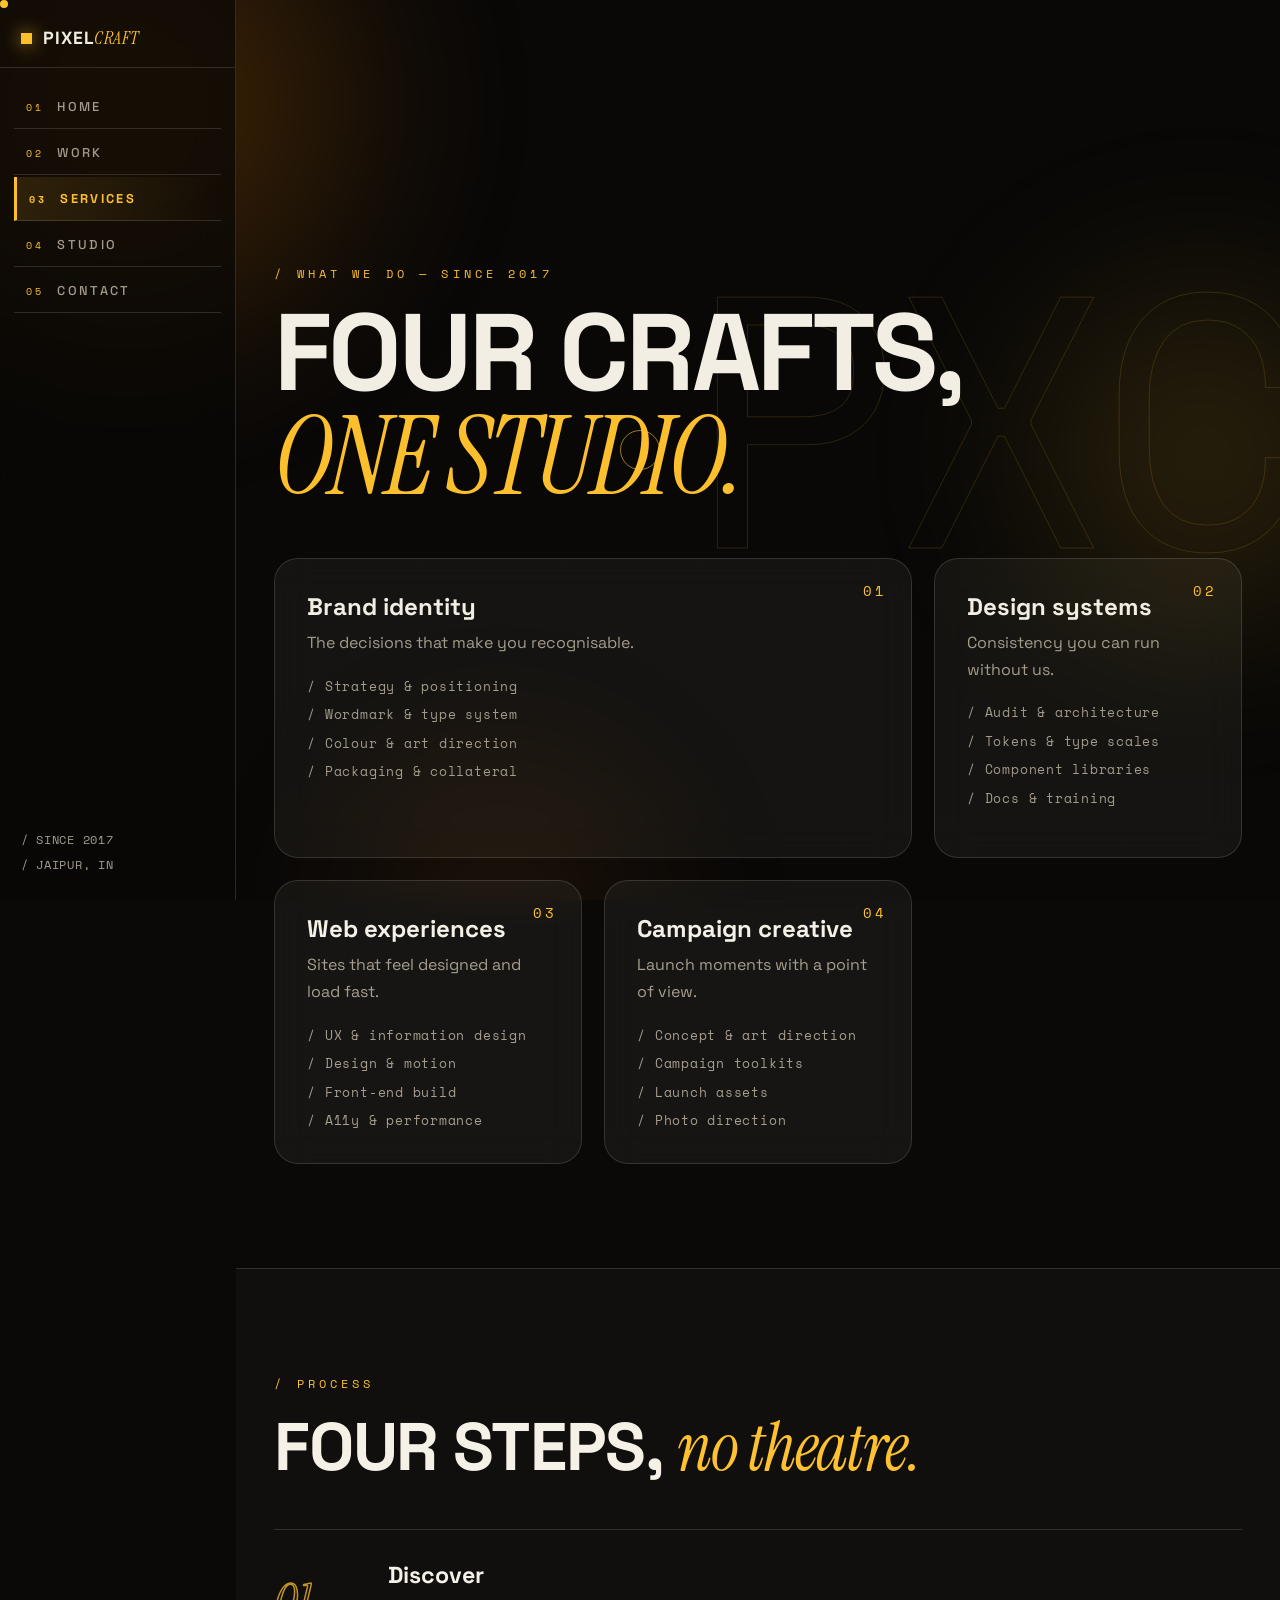
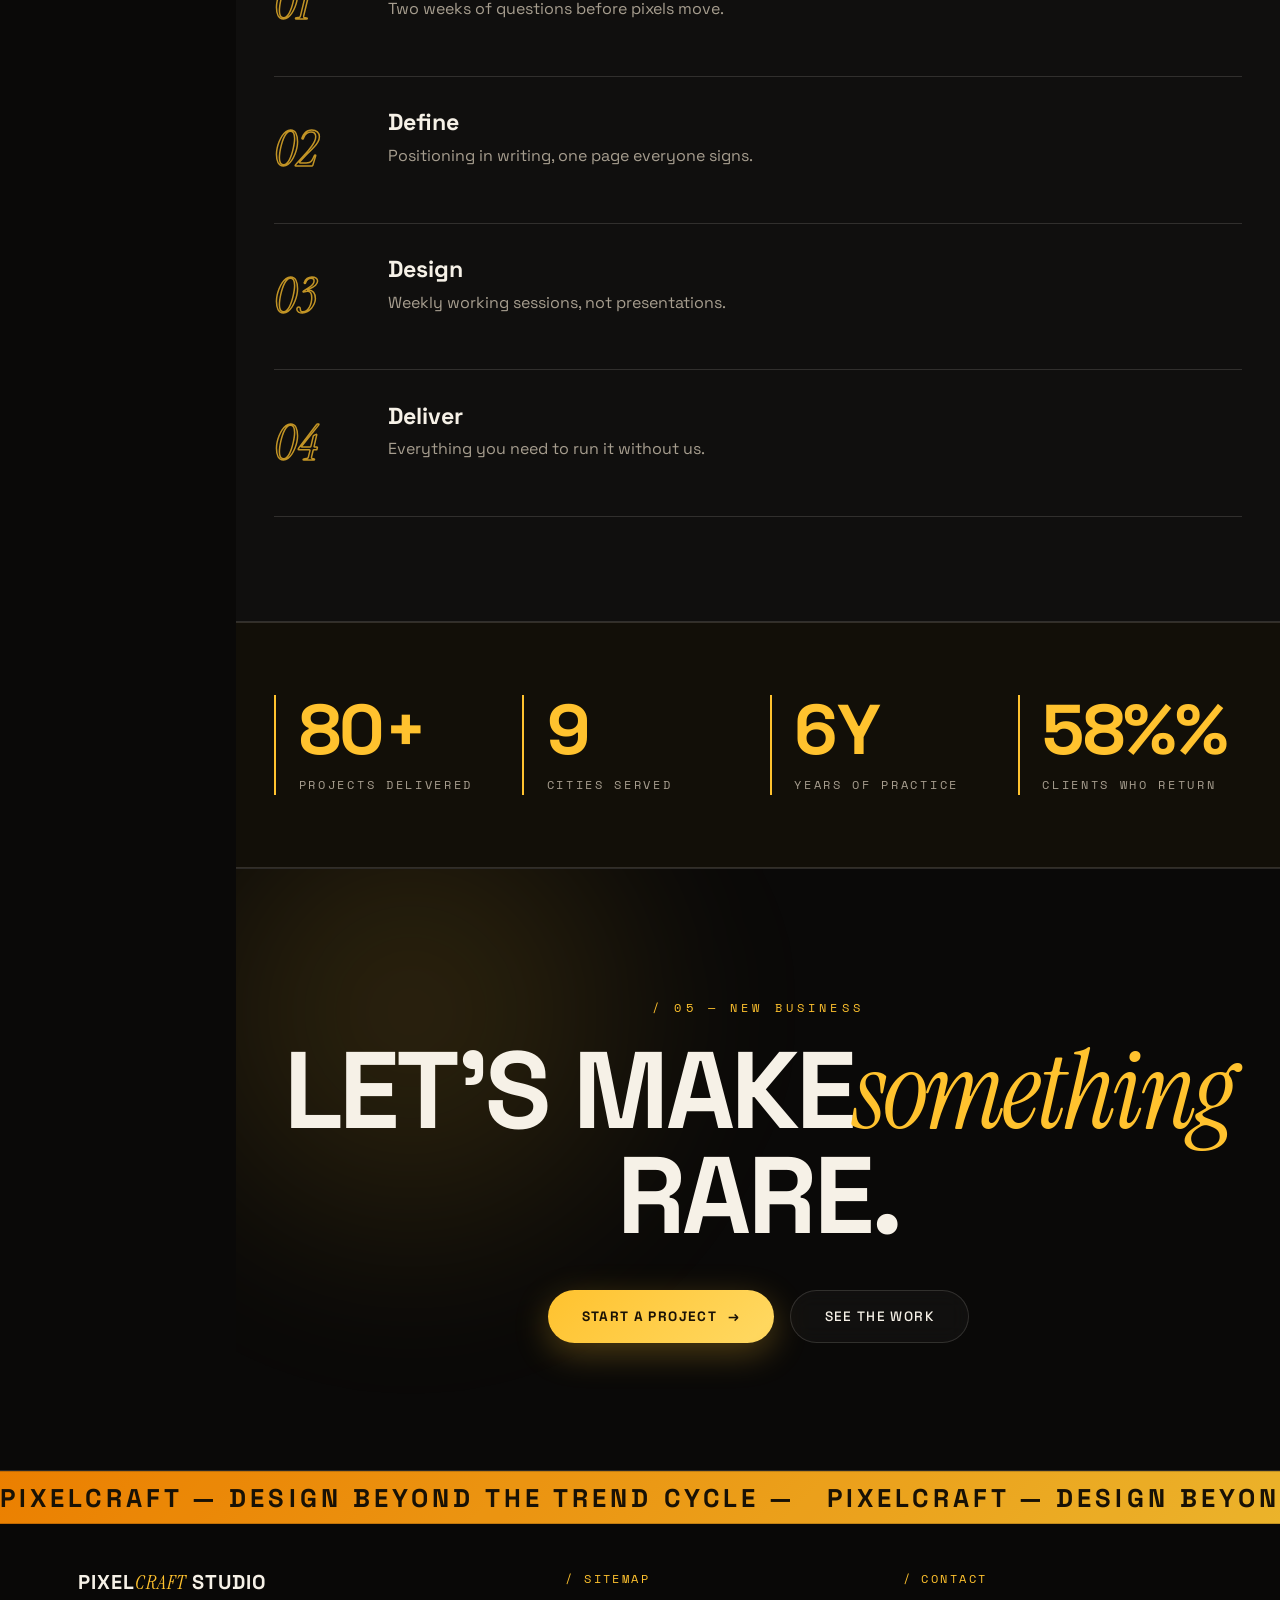
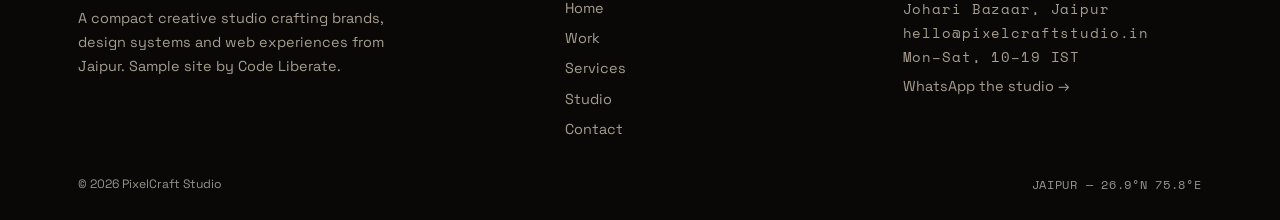
<file: services.html>
<!DOCTYPE html><html lang="en"><head><meta charset="UTF-8"><meta name="viewport" content="width=device-width,initial-scale=1">
<title>Services — PixelCraft Studio</title><meta name="description" content="Brand identity, design systems, web experiences and campaign creative from PixelCraft Studio, Jaipur.">
<link rel="icon" href="data:image/svg+xml%3Csvg xmlns=%27http://www.w3.org/2000/svg%27 viewBox=%270 0 64 64%27%3E%3Crect width=%2764%27 height=%2764%27 fill=%27%230A0908%27/%3E%3Ccircle cx=%2732%27 cy=%2732%27 r=%2714%27 fill=%27%23FFC22E%27/%3E%3C/svg%3E">
<link rel="preconnect" href="https://fonts.googleapis.com"><link rel="preconnect" href="https://fonts.gstatic.com" crossorigin>
<link href="https://fonts.googleapis.com/css2?family=Space+Grotesk:wght@400;500;700&family=Instrument+Serif:ital@0;1&family=Space+Mono:wght@400&display=swap" rel="stylesheet">
<link rel="stylesheet" href="css/styles.css"></head>
<body class="services pg-services"><a class="skip-link" href="#main">Skip to content</a>
<div class="cursor" id="cursor" aria-hidden="true"></div><div class="cursor-ring" id="cursorRing" aria-hidden="true"></div>
<div class="blobs" aria-hidden="true"><div class="blob b1"></div><div class="blob b2"></div><div class="blob b3"></div></div>
<aside class="side" aria-label="Primary"><a class="brand" href="index.html"><span class="sq"></span><span class="bw">PIXEL<em>CRAFT</em></span></a>
<nav class="snav"><a href="index.html"><span class="nn">01</span><span class="nl">Home</span></a><a href="work.html"><span class="nn">02</span><span class="nl">Work</span></a><a href="services.html" class="active"><span class="nn">03</span><span class="nl">Services</span></a><a href="studio.html"><span class="nn">04</span><span class="nl">Studio</span></a><a href="contact.html"><span class="nn">05</span><span class="nl">Contact</span></a></nav>
<div class="sfoot"><span class="mono dim">/ SINCE 2017</span><br><span class="mono dim">/ JAIPUR, IN</span></div></aside>
<div class="drawer-backdrop" id="drawerBack"></div>
<header class="topbar"><button class="drawer-toggle" id="drawerBtn" aria-label="Open menu"><span></span><span></span><span></span></button>
<a class="tb-brand" href="index.html">PIXEL<em>CRAFT</em></a><a class="pill-cta sm" href="contact.html">Start a project</a></header>
<main class="main" id="main"><section class="phero"><div class="ph-mark mono" aria-hidden="true">PXC</div><p class="mono sec-eb js-hero">/ WHAT WE DO — SINCE 2017</p><h1 class="hero-h mid"><span class="hl"><span class="rw"><span>FOUR CRAFTS,</span></span></span><span class="hl"><span class="rw"><span class="serif">one studio.</span></span></span></h1></section>
<section class="sec" style="padding-top:0"><div class="wrap bento">
<div class="bcell glass tilt big js-reveal"><span class="bnum mono">01</span><h3>Brand identity</h3><p class="dim">The decisions that make you recognisable.</p><ul class="mono dim blist"><li>/ Strategy & positioning</li><li>/ Wordmark & type system</li><li>/ Colour & art direction</li><li>/ Packaging & collateral</li></ul></div>
<div class="bcell glass tilt js-reveal" style="--d:.08s"><span class="bnum mono">02</span><h3>Design systems</h3><p class="dim">Consistency you can run without us.</p><ul class="mono dim blist"><li>/ Audit & architecture</li><li>/ Tokens & type scales</li><li>/ Component libraries</li><li>/ Docs & training</li></ul></div>
<div class="bcell glass tilt js-reveal" style="--d:.16s"><span class="bnum mono">03</span><h3>Web experiences</h3><p class="dim">Sites that feel designed and load fast.</p><ul class="mono dim blist"><li>/ UX & information design</li><li>/ Design & motion</li><li>/ Front-end build</li><li>/ A11y & performance</li></ul></div>
<div class="bcell glass tilt js-reveal" style="--d:.24s"><span class="bnum mono">04</span><h3>Campaign creative</h3><p class="dim">Launch moments with a point of view.</p><ul class="mono dim blist"><li>/ Concept & art direction</li><li>/ Campaign toolkits</li><li>/ Launch assets</li><li>/ Photo direction</li></ul></div>
</div></section><section class="sec sec-alt"><div class="sec-head wrap"><p class="mono sec-eb">/ PROCESS</p><h2 class="sec-h js-reveal">Four steps, <em class="serif">no theatre.</em></h2></div><div class="wrap steps"><div class="step js-reveal"><span class="step-n serif">01</span><div><h3>Discover</h3><p class="dim">Two weeks of questions before pixels move.</p></div></div><div class="step js-reveal"><span class="step-n serif">02</span><div><h3>Define</h3><p class="dim">Positioning in writing, one page everyone signs.</p></div></div><div class="step js-reveal"><span class="step-n serif">03</span><div><h3>Design</h3><p class="dim">Weekly working sessions, not presentations.</p></div></div><div class="step js-reveal"><span class="step-n serif">04</span><div><h3>Deliver</h3><p class="dim">Everything you need to run it without us.</p></div></div></div></section><section class="stats-sec"><div class="wrap stats-grid">
<div class="stat js-reveal"><span class="stat-n"><b class="cnt" data-count="120">0</b>+</span><span class="mono dim">PROJECTS DELIVERED</span></div>
<div class="stat js-reveal" style="--d:.08s"><span class="stat-n"><b class="cnt" data-count="14">0</b></span><span class="mono dim">CITIES SERVED</span></div>
<div class="stat js-reveal" style="--d:.16s"><span class="stat-n"><b class="cnt" data-count="9">0</b>Y</span><span class="mono dim">YEARS OF PRACTICE</span></div>
<div class="stat js-reveal" style="--d:.24s"><span class="stat-n"><b class="cnt" data-count="87">0</b>%%</span><span class="mono dim">CLIENTS WHO RETURN</span></div>
</div></section><section class="cta-x"><div class="wrap cta-in">
<p class="mono cta-eb">/ 05 — NEW BUSINESS</p>
<h2 class="cta-h"><span class="rw"><span>LET'S MAKE</span></span><span class="rw"><span class="serif">something</span></span><span class="rw"><span>RARE.</span></span></h2>
<div class="cta-row"><a class="pill-cta mag" href="contact.html">Start a project <i>→</i></a><a class="ghost-btn mag" href="work.html">See the work</a></div></div></section></main>
<footer class="footer"><div class="f-band" aria-hidden="true"><div class="f-band-track"><span>PIXELCRAFT — DESIGN BEYOND THE TREND CYCLE —</span><span>PIXELCRAFT — DESIGN BEYOND THE TREND CYCLE —</span></div></div>
<div class="f-grid"><div><span class="bw fb">PIXEL<em>CRAFT</em> STUDIO</span><p class="dim">A compact creative studio crafting brands, design systems and web experiences from Jaipur. Sample site by Code Liberate.</p></div>
<div><h4 class="mono">/ SITEMAP</h4><a href="index.html">Home</a><a href="work.html">Work</a><a href="services.html">Services</a><a href="studio.html">Studio</a><a href="contact.html">Contact</a></div>
<div><h4 class="mono">/ CONTACT</h4><p class="dim mono">Johari Bazaar, Jaipur<br>hello@pixelcraftstudio.in<br>Mon–Sat, 10–19 IST</p><a href="https://wa.me/919876543210">WhatsApp the studio →</a></div></div>
<div class="f-legal"><span>&copy; 2026 PixelCraft Studio</span><span class="mono">JAIPUR — 26.9°N 75.8°E</span></div></footer>
<script>window.PXCASES=[{"id": "px-001", "client": "Miraj Sweets", "title": "A sweet shop, rebranded", "year": "2025", "tag": "IDENTITY", "impact": "94", "grad": "linear-gradient(140deg,#3a2a12,#8a5a1e 55%,#ffc22e)", "blurb": "Heritage mithai brand restated for a new generation \u2014 without losing the old-city trust.", "ch": "Miraj had 40 years of loyalty but a brand that read as generic on a shelf of lookalikes.", "ap": "We rebuilt the wordmark around their original 1980s signage lettering, paired it with a warm marigold-amber system, and designed a modular packaging grid across 60+ SKUs.", "out": "The new packaging line sold out its first three production runs and is now extending to a gifting range.", "stats": [["3", "SELL-OUT RUNS"], ["60+", "SKUS ON THE SYSTEM"]]}, {"id": "px-002", "client": "Kotah Home", "title": "A design system for slow furniture", "year": "2025", "tag": "SYSTEMS", "impact": "92", "grad": "linear-gradient(140deg,#1c1a14,#5d4a26)", "blurb": "A furniture maker's catalogue reorganised into a living design system.", "ch": "Kotah Home's team hand-built every page; nothing matched and new collections meant weeks of inconsistent work.", "ap": "We distilled 90 pages of catalogue work into tokens, type scales and 24 documented components the in-house team can extend without us.", "out": "New collection pages now ship in days instead of weeks, with consistency enforced by the system itself.", "stats": [["24", "COMPONENTS SHIPPED"], ["90%", "FASTER PAGES"]]}, {"id": "px-003", "client": "Nirwaan Teas", "title": "E-commerce that steeps slowly", "year": "2024", "tag": "WEB", "impact": "96", "grad": "linear-gradient(140deg,#20261f,#4f7a36)", "blurb": "A calm, unhurried store for a single-origin tea label.", "ch": "Nirwaan's tea is about patience, but its store was loud, discount-driven and indistinguishable from every other D2C brand.", "ap": "We designed a slow-browsing experience \u2014 long-form origin stories, full-bleed brew photography and a checkout that never shouts.", "out": "Average session time tripled and repeat purchase became the brand's primary growth channel.", "stats": [["3x", "SESSION TIME"], ["42%", "REPEAT PURCHASES"]]}, {"id": "px-004", "client": "Baageesh Farms", "title": "From farm to interface", "year": "2024", "tag": "WEB", "impact": "88", "grad": "linear-gradient(140deg,#241f26,#7a4a64)", "blurb": "A direct-to-home produce brand with a working rural story.", "ch": "Baageesh needed to sell subscriptions online while keeping the trust of a family farm; corporate templates felt dishonest to their buyers.", "ap": "We built the site around the farmers themselves \u2014 weekly harvest notes, a seasonal calendar interface and honest, unpolished photography.", "out": "Subscriptions crossed 800 households in the first season, and support requests dropped because the calendar answers everything.", "stats": [["800+", "HOUSEHOLDS"], ["1ST", "SEASON SOLD OUT"]]}, {"id": "px-005", "client": "Studio Anant", "title": "A portfolio that edits itself", "year": "2023", "tag": "SYSTEMS", "impact": "97", "grad": "linear-gradient(140deg,#161a20,#4a5e80)", "blurb": "An architect's archive, structured for decades of work.", "ch": "Three decades of built work existed only in physical folios and a shared drive \u2014 invisible to clients and unsearchable even for the practice.", "ap": "We designed a metadata-first archive template: every project self-documents, and the portfolio stays current without a designer's hand.", "out": "The archive now holds 200+ projects and has become the practice's primary client-facing document.", "stats": [["200+", "PROJECTS ARCHIVED"], ["0", "HOURS PER UPDATE"]]}, {"id": "px-006", "client": "Rangreza", "title": "Colour as a brand engine", "year": "2023", "tag": "IDENTITY", "impact": "91", "grad": "linear-gradient(140deg,#2a1518,#a34a56)", "blurb": "A block-print textile house with colour logic instead of a logo-first identity.", "ch": "Rangreza's real asset is its dye work, but its identity leaned on a logo and a stock palette that said nothing about craft.", "ap": "We made the colour system itself the brand: a documented dye library, generative palette pairings per collection, and a wordmark that steps back.", "out": "Buyers now identify Rangreza ranges by colour before anything else.", "stats": [["18", "DYE FORMULAS"], ["4", "COLLECTIONS LIVE"]]}];window.PXQUOTES=[["They asked harder questions than our board did \u2014 and the brand is better for it.", "Miraj Sweets", "Identity"], ["The system works when nobody's watching. That was the whole point.", "Kotah Home", "Design system"], ["Calm process, no drama, work that still feels right two years later.", "Studio Anant", "Archive"], ["Our buyers finally see the farm, not a template.", "Baageesh Farms", "Web"]]</script><script src="js/main.js" defer></script></body></html>
</file>
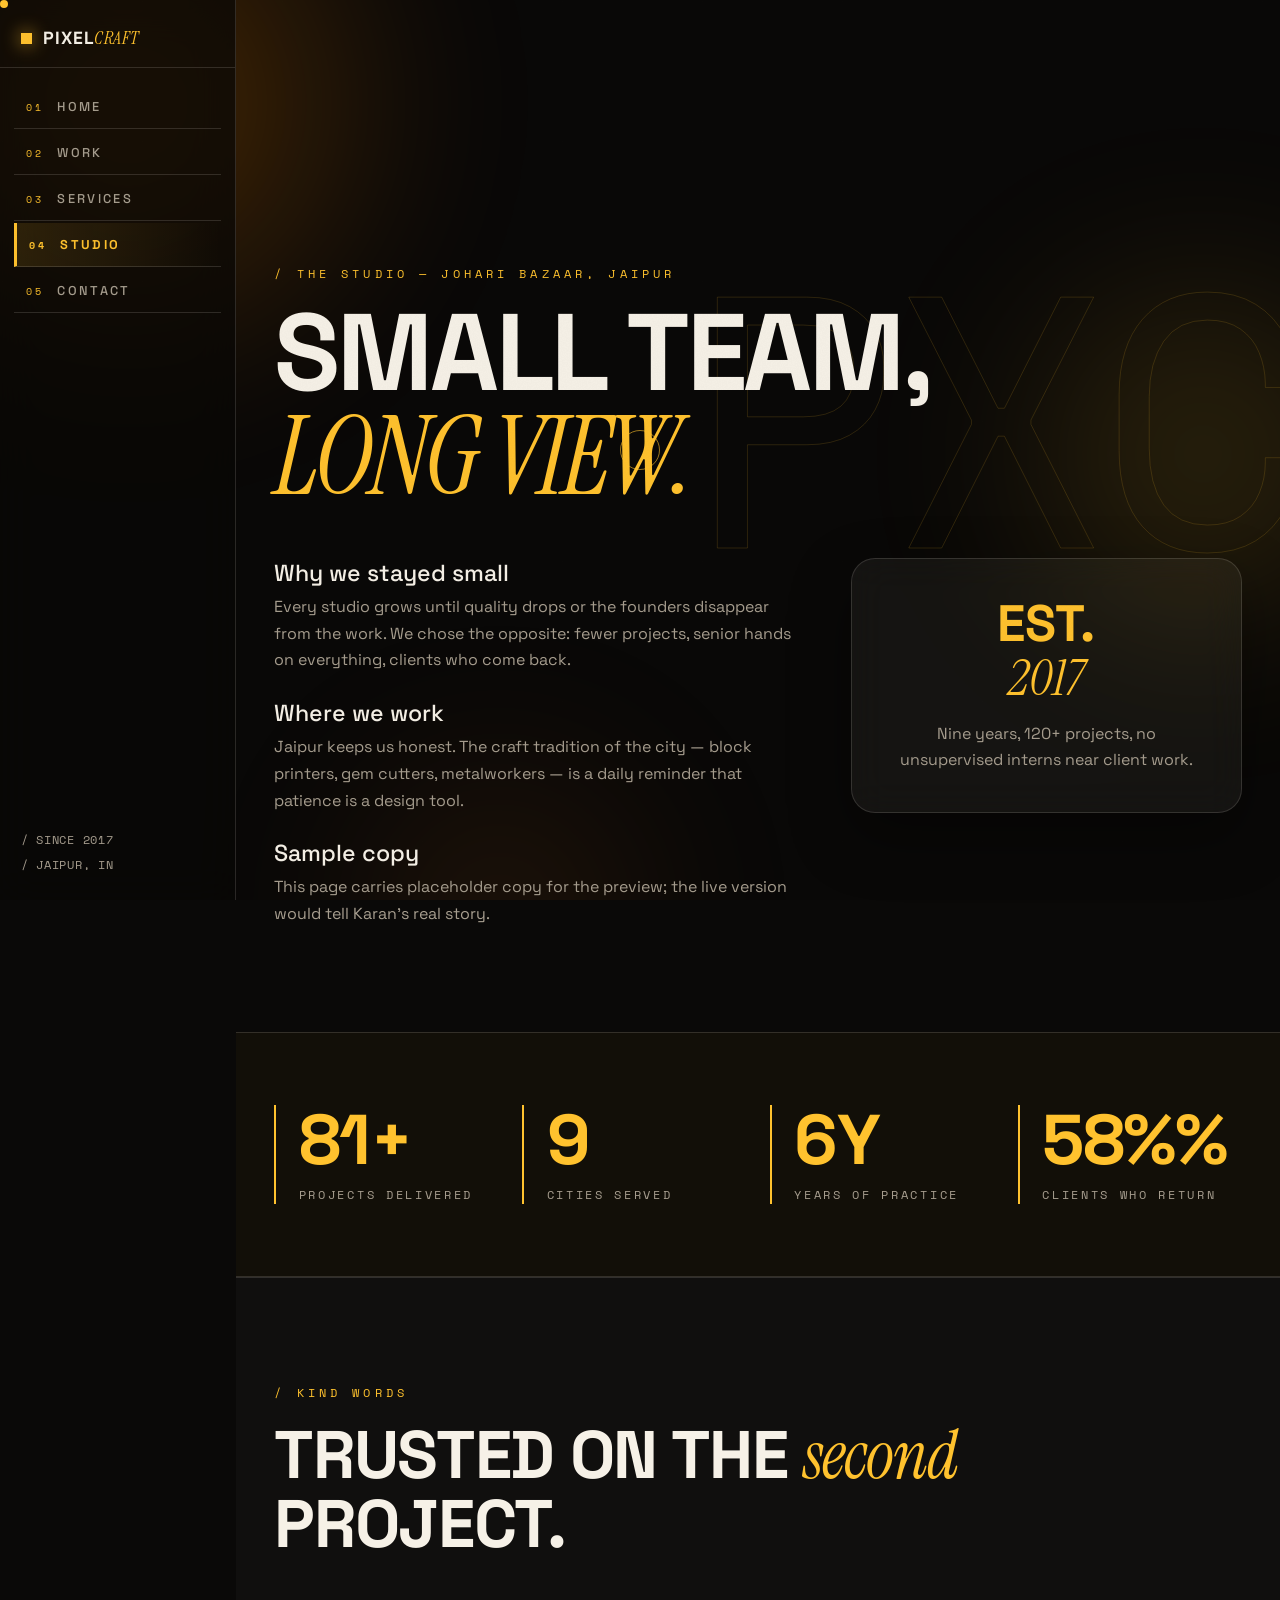
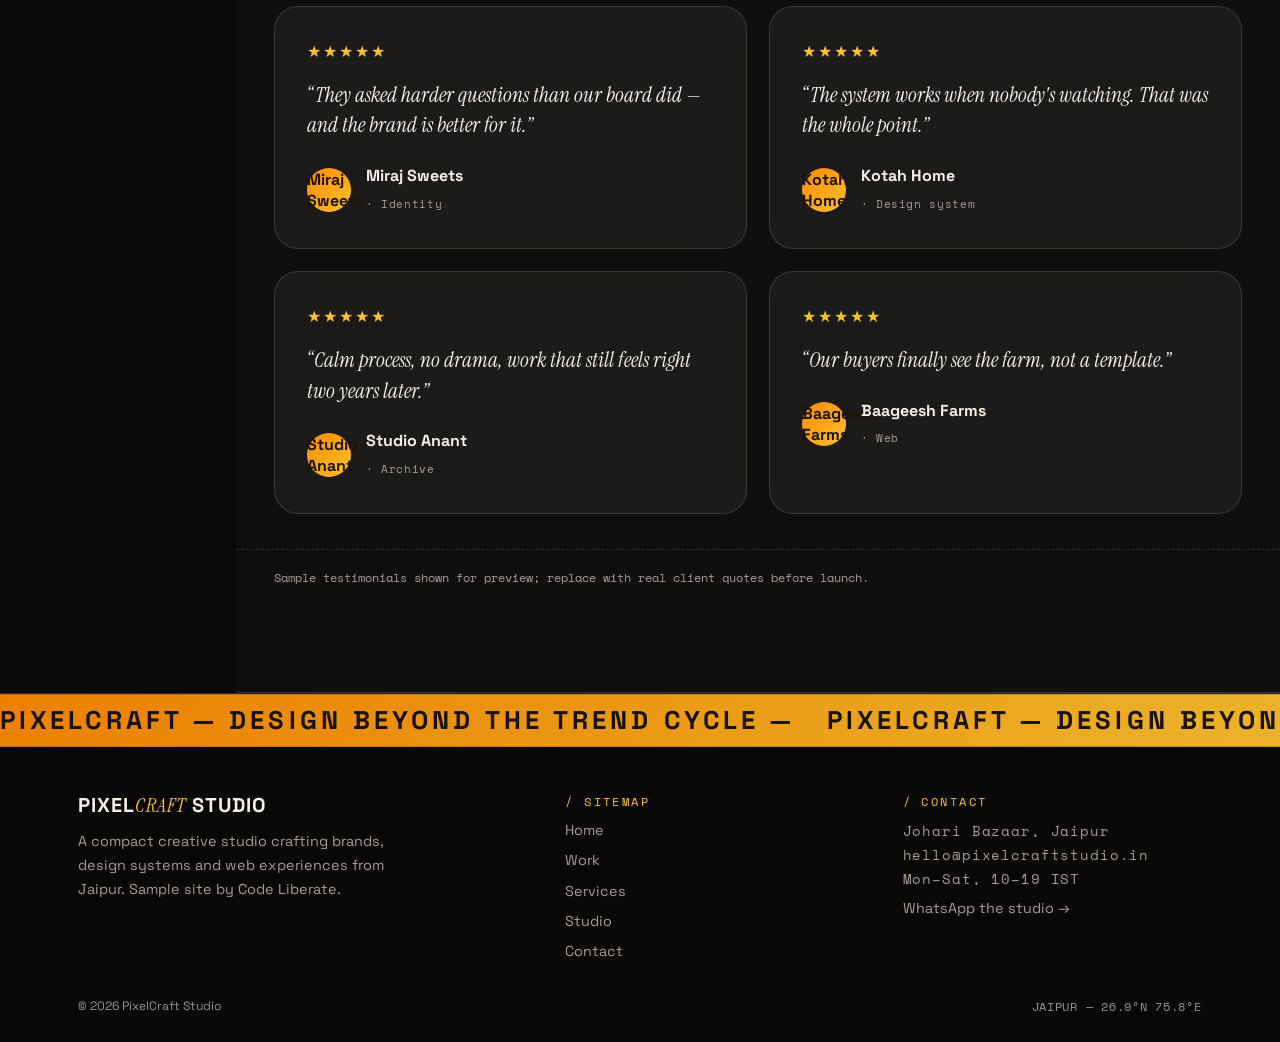
<file: studio.html>
<!DOCTYPE html><html lang="en"><head><meta charset="UTF-8"><meta name="viewport" content="width=device-width,initial-scale=1">
<title>Studio — PixelCraft Studio</title><meta name="description" content="Inside PixelCraft Studio: the story, values and way of working from Jaipur.">
<link rel="icon" href="data:image/svg+xml%3Csvg xmlns=%27http://www.w3.org/2000/svg%27 viewBox=%270 0 64 64%27%3E%3Crect width=%2764%27 height=%2764%27 fill=%27%230A0908%27/%3E%3Ccircle cx=%2732%27 cy=%2732%27 r=%2714%27 fill=%27%23FFC22E%27/%3E%3C/svg%3E">
<link rel="preconnect" href="https://fonts.googleapis.com"><link rel="preconnect" href="https://fonts.gstatic.com" crossorigin>
<link href="https://fonts.googleapis.com/css2?family=Space+Grotesk:wght@400;500;700&family=Instrument+Serif:ital@0;1&family=Space+Mono:wght@400&display=swap" rel="stylesheet">
<link rel="stylesheet" href="css/styles.css"></head>
<body class="studio pg-studio"><a class="skip-link" href="#main">Skip to content</a>
<div class="cursor" id="cursor" aria-hidden="true"></div><div class="cursor-ring" id="cursorRing" aria-hidden="true"></div>
<div class="blobs" aria-hidden="true"><div class="blob b1"></div><div class="blob b2"></div><div class="blob b3"></div></div>
<aside class="side" aria-label="Primary"><a class="brand" href="index.html"><span class="sq"></span><span class="bw">PIXEL<em>CRAFT</em></span></a>
<nav class="snav"><a href="index.html"><span class="nn">01</span><span class="nl">Home</span></a><a href="work.html"><span class="nn">02</span><span class="nl">Work</span></a><a href="services.html"><span class="nn">03</span><span class="nl">Services</span></a><a href="studio.html" class="active"><span class="nn">04</span><span class="nl">Studio</span></a><a href="contact.html"><span class="nn">05</span><span class="nl">Contact</span></a></nav>
<div class="sfoot"><span class="mono dim">/ SINCE 2017</span><br><span class="mono dim">/ JAIPUR, IN</span></div></aside>
<div class="drawer-backdrop" id="drawerBack"></div>
<header class="topbar"><button class="drawer-toggle" id="drawerBtn" aria-label="Open menu"><span></span><span></span><span></span></button>
<a class="tb-brand" href="index.html">PIXEL<em>CRAFT</em></a><a class="pill-cta sm" href="contact.html">Start a project</a></header>
<main class="main" id="main"><section class="phero"><div class="ph-mark mono" aria-hidden="true">PXC</div><p class="mono sec-eb js-hero">/ THE STUDIO — JOHARI BAZAAR, JAIPUR</p><h1 class="hero-h mid"><span class="hl"><span class="rw"><span>SMALL TEAM,</span></span></span><span class="hl"><span class="rw"><span class="serif">long view.</span></span></span></h1></section>
<section class="sec" style="padding-top:0"><div class="wrap story">
<div class="js-reveal"><h3>Why we stayed small</h3><p class="dim">Every studio grows until quality drops or the founders disappear from the work. We chose the opposite: fewer projects, senior hands on everything, clients who come back.</p>
<h3>Where we work</h3><p class="dim">Jaipur keeps us honest. The craft tradition of the city — block printers, gem cutters, metalworkers — is a daily reminder that patience is a design tool.</p>
<h3>Sample copy</h3><p class="dim">This page carries placeholder copy for the preview; the live version would tell Karan's real story.</p></div>
<div class="story-card glass js-reveal"><span class="est serif">EST.<br><em>2017</em></span><p class="dim">Nine years, 120+ projects, no unsupervised interns near client work.</p></div>
</div></section>
<section class="stats-sec"><div class="wrap stats-grid">
<div class="stat js-reveal"><span class="stat-n"><b class="cnt" data-count="120">0</b>+</span><span class="mono dim">PROJECTS DELIVERED</span></div>
<div class="stat js-reveal" style="--d:.08s"><span class="stat-n"><b class="cnt" data-count="14">0</b></span><span class="mono dim">CITIES SERVED</span></div>
<div class="stat js-reveal" style="--d:.16s"><span class="stat-n"><b class="cnt" data-count="9">0</b>Y</span><span class="mono dim">YEARS OF PRACTICE</span></div>
<div class="stat js-reveal" style="--d:.24s"><span class="stat-n"><b class="cnt" data-count="87">0</b>%%</span><span class="mono dim">CLIENTS WHO RETURN</span></div>
</div></section>
<section class="sec sec-alt"><div class="sec-head wrap"><p class="mono sec-eb">/ KIND WORDS</p><h2 class="sec-h js-reveal">Trusted on the <em class="serif">second</em> project.</h2></div><div class="wrap"><div class="qgrid"><figure class="qcard glass js-reveal"><span class="stars" aria-label="5 out of 5">★★★★★</span><blockquote>&ldquo;They asked harder questions than our board did — and the brand is better for it.&rdquo;</blockquote><figcaption><span class="qav">Miraj Sweets</span><span><b>Miraj Sweets</b><span class="dim mono"> · Identity</span></span></figcaption></figure><figure class="qcard glass js-reveal"><span class="stars" aria-label="5 out of 5">★★★★★</span><blockquote>&ldquo;The system works when nobody's watching. That was the whole point.&rdquo;</blockquote><figcaption><span class="qav">Kotah Home</span><span><b>Kotah Home</b><span class="dim mono"> · Design system</span></span></figcaption></figure><figure class="qcard glass js-reveal"><span class="stars" aria-label="5 out of 5">★★★★★</span><blockquote>&ldquo;Calm process, no drama, work that still feels right two years later.&rdquo;</blockquote><figcaption><span class="qav">Studio Anant</span><span><b>Studio Anant</b><span class="dim mono"> · Archive</span></span></figcaption></figure><figure class="qcard glass js-reveal"><span class="stars" aria-label="5 out of 5">★★★★★</span><blockquote>&ldquo;Our buyers finally see the farm, not a template.&rdquo;</blockquote><figcaption><span class="qav">Baageesh Farms</span><span><b>Baageesh Farms</b><span class="dim mono"> · Web</span></span></figcaption></figure></div></div><p class="sample-note wrap">Sample testimonials shown for preview; replace with real client quotes before launch.</p></section></main>
<footer class="footer"><div class="f-band" aria-hidden="true"><div class="f-band-track"><span>PIXELCRAFT — DESIGN BEYOND THE TREND CYCLE —</span><span>PIXELCRAFT — DESIGN BEYOND THE TREND CYCLE —</span></div></div>
<div class="f-grid"><div><span class="bw fb">PIXEL<em>CRAFT</em> STUDIO</span><p class="dim">A compact creative studio crafting brands, design systems and web experiences from Jaipur. Sample site by Code Liberate.</p></div>
<div><h4 class="mono">/ SITEMAP</h4><a href="index.html">Home</a><a href="work.html">Work</a><a href="services.html">Services</a><a href="studio.html">Studio</a><a href="contact.html">Contact</a></div>
<div><h4 class="mono">/ CONTACT</h4><p class="dim mono">Johari Bazaar, Jaipur<br>hello@pixelcraftstudio.in<br>Mon–Sat, 10–19 IST</p><a href="https://wa.me/919876543210">WhatsApp the studio →</a></div></div>
<div class="f-legal"><span>&copy; 2026 PixelCraft Studio</span><span class="mono">JAIPUR — 26.9°N 75.8°E</span></div></footer>
<script>window.PXCASES=[{"id": "px-001", "client": "Miraj Sweets", "title": "A sweet shop, rebranded", "year": "2025", "tag": "IDENTITY", "impact": "94", "grad": "linear-gradient(140deg,#3a2a12,#8a5a1e 55%,#ffc22e)", "blurb": "Heritage mithai brand restated for a new generation \u2014 without losing the old-city trust.", "ch": "Miraj had 40 years of loyalty but a brand that read as generic on a shelf of lookalikes.", "ap": "We rebuilt the wordmark around their original 1980s signage lettering, paired it with a warm marigold-amber system, and designed a modular packaging grid across 60+ SKUs.", "out": "The new packaging line sold out its first three production runs and is now extending to a gifting range.", "stats": [["3", "SELL-OUT RUNS"], ["60+", "SKUS ON THE SYSTEM"]]}, {"id": "px-002", "client": "Kotah Home", "title": "A design system for slow furniture", "year": "2025", "tag": "SYSTEMS", "impact": "92", "grad": "linear-gradient(140deg,#1c1a14,#5d4a26)", "blurb": "A furniture maker's catalogue reorganised into a living design system.", "ch": "Kotah Home's team hand-built every page; nothing matched and new collections meant weeks of inconsistent work.", "ap": "We distilled 90 pages of catalogue work into tokens, type scales and 24 documented components the in-house team can extend without us.", "out": "New collection pages now ship in days instead of weeks, with consistency enforced by the system itself.", "stats": [["24", "COMPONENTS SHIPPED"], ["90%", "FASTER PAGES"]]}, {"id": "px-003", "client": "Nirwaan Teas", "title": "E-commerce that steeps slowly", "year": "2024", "tag": "WEB", "impact": "96", "grad": "linear-gradient(140deg,#20261f,#4f7a36)", "blurb": "A calm, unhurried store for a single-origin tea label.", "ch": "Nirwaan's tea is about patience, but its store was loud, discount-driven and indistinguishable from every other D2C brand.", "ap": "We designed a slow-browsing experience \u2014 long-form origin stories, full-bleed brew photography and a checkout that never shouts.", "out": "Average session time tripled and repeat purchase became the brand's primary growth channel.", "stats": [["3x", "SESSION TIME"], ["42%", "REPEAT PURCHASES"]]}, {"id": "px-004", "client": "Baageesh Farms", "title": "From farm to interface", "year": "2024", "tag": "WEB", "impact": "88", "grad": "linear-gradient(140deg,#241f26,#7a4a64)", "blurb": "A direct-to-home produce brand with a working rural story.", "ch": "Baageesh needed to sell subscriptions online while keeping the trust of a family farm; corporate templates felt dishonest to their buyers.", "ap": "We built the site around the farmers themselves \u2014 weekly harvest notes, a seasonal calendar interface and honest, unpolished photography.", "out": "Subscriptions crossed 800 households in the first season, and support requests dropped because the calendar answers everything.", "stats": [["800+", "HOUSEHOLDS"], ["1ST", "SEASON SOLD OUT"]]}, {"id": "px-005", "client": "Studio Anant", "title": "A portfolio that edits itself", "year": "2023", "tag": "SYSTEMS", "impact": "97", "grad": "linear-gradient(140deg,#161a20,#4a5e80)", "blurb": "An architect's archive, structured for decades of work.", "ch": "Three decades of built work existed only in physical folios and a shared drive \u2014 invisible to clients and unsearchable even for the practice.", "ap": "We designed a metadata-first archive template: every project self-documents, and the portfolio stays current without a designer's hand.", "out": "The archive now holds 200+ projects and has become the practice's primary client-facing document.", "stats": [["200+", "PROJECTS ARCHIVED"], ["0", "HOURS PER UPDATE"]]}, {"id": "px-006", "client": "Rangreza", "title": "Colour as a brand engine", "year": "2023", "tag": "IDENTITY", "impact": "91", "grad": "linear-gradient(140deg,#2a1518,#a34a56)", "blurb": "A block-print textile house with colour logic instead of a logo-first identity.", "ch": "Rangreza's real asset is its dye work, but its identity leaned on a logo and a stock palette that said nothing about craft.", "ap": "We made the colour system itself the brand: a documented dye library, generative palette pairings per collection, and a wordmark that steps back.", "out": "Buyers now identify Rangreza ranges by colour before anything else.", "stats": [["18", "DYE FORMULAS"], ["4", "COLLECTIONS LIVE"]]}];window.PXQUOTES=[["They asked harder questions than our board did \u2014 and the brand is better for it.", "Miraj Sweets", "Identity"], ["The system works when nobody's watching. That was the whole point.", "Kotah Home", "Design system"], ["Calm process, no drama, work that still feels right two years later.", "Studio Anant", "Archive"], ["Our buyers finally see the farm, not a template.", "Baageesh Farms", "Web"]]</script><script src="js/main.js" defer></script></body></html>
</file>
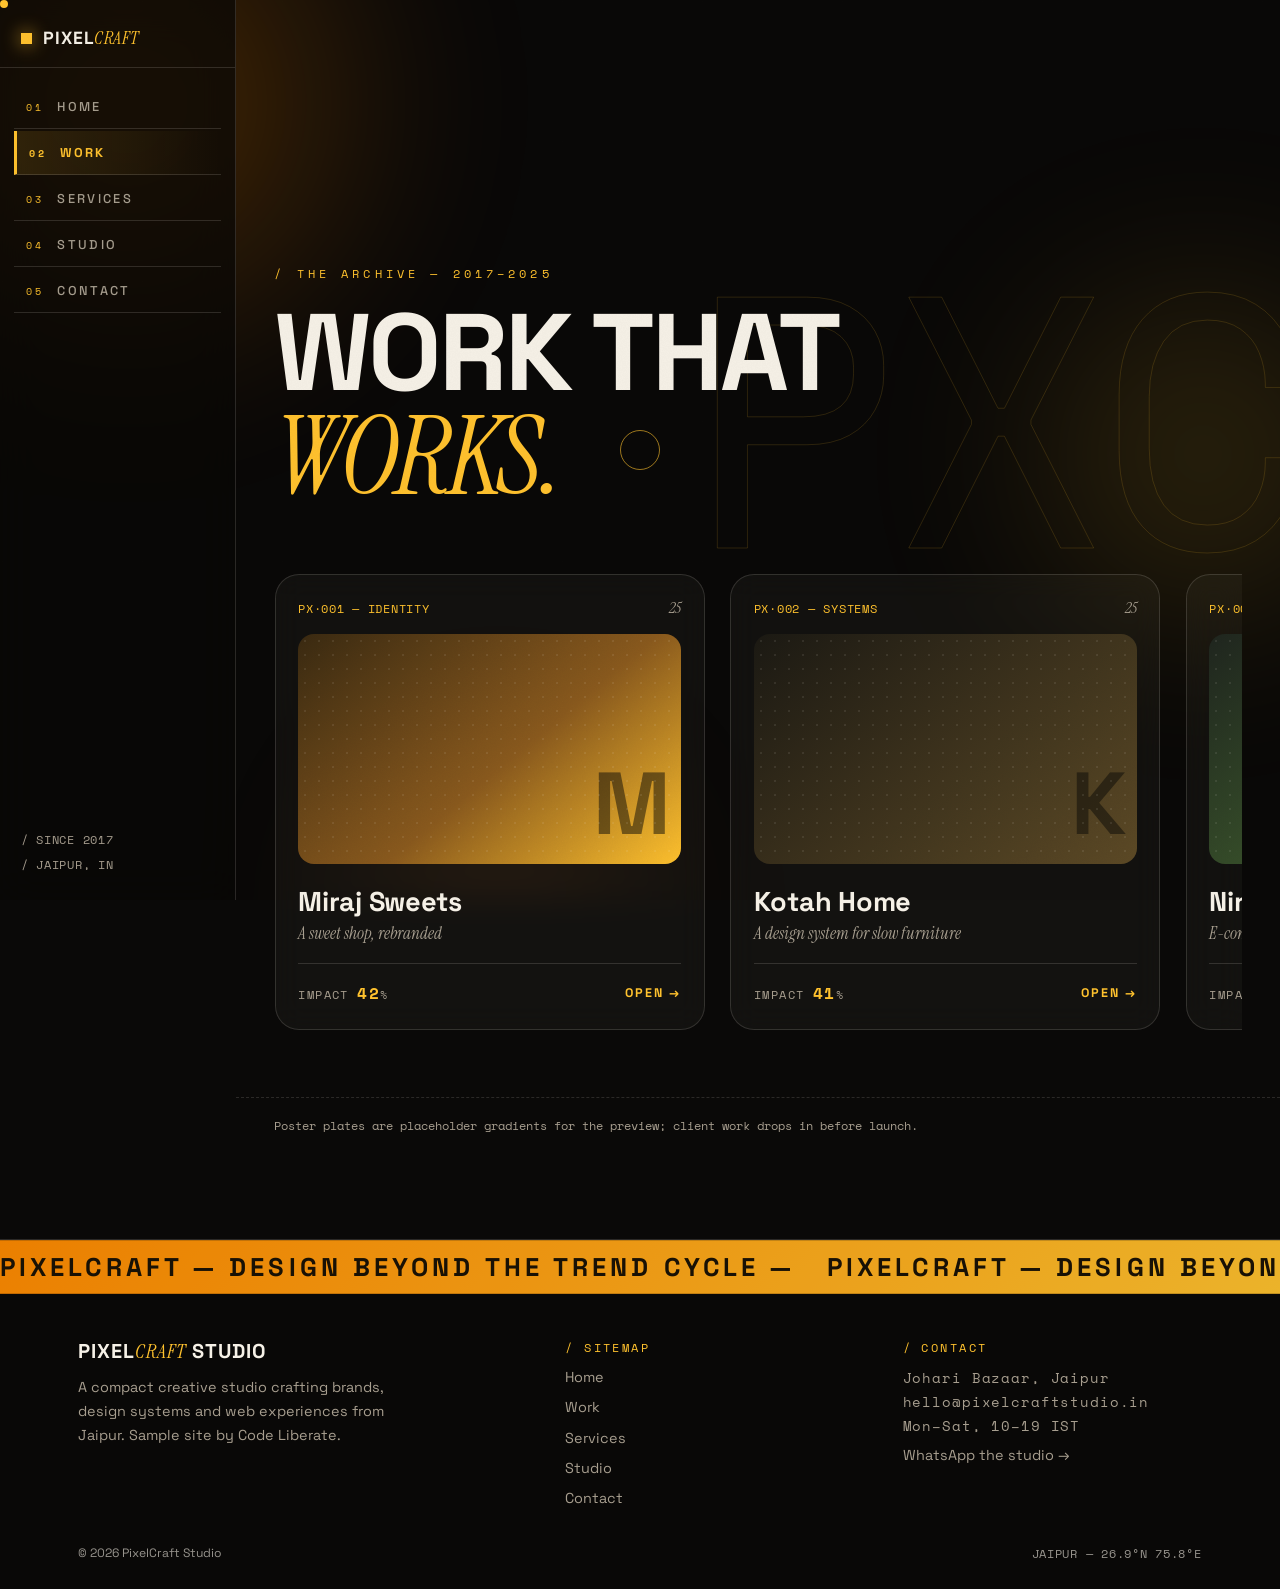
<file: work.html>
<!DOCTYPE html><html lang="en"><head><meta charset="UTF-8"><meta name="viewport" content="width=device-width,initial-scale=1">
<title>Work — PixelCraft Studio</title><meta name="description" content="Selected case studies from PixelCraft Studio: brand identities, design systems and web experiences.">
<link rel="icon" href="data:image/svg+xml%3Csvg xmlns=%27http://www.w3.org/2000/svg%27 viewBox=%270 0 64 64%27%3E%3Crect width=%2764%27 height=%2764%27 fill=%27%230A0908%27/%3E%3Ccircle cx=%2732%27 cy=%2732%27 r=%2714%27 fill=%27%23FFC22E%27/%3E%3C/svg%3E">
<link rel="preconnect" href="https://fonts.googleapis.com"><link rel="preconnect" href="https://fonts.gstatic.com" crossorigin>
<link href="https://fonts.googleapis.com/css2?family=Space+Grotesk:wght@400;500;700&family=Instrument+Serif:ital@0;1&family=Space+Mono:wght@400&display=swap" rel="stylesheet">
<link rel="stylesheet" href="css/styles.css"></head>
<body class="work pg-work"><a class="skip-link" href="#main">Skip to content</a>
<div class="cursor" id="cursor" aria-hidden="true"></div><div class="cursor-ring" id="cursorRing" aria-hidden="true"></div>
<div class="blobs" aria-hidden="true"><div class="blob b1"></div><div class="blob b2"></div><div class="blob b3"></div></div>
<aside class="side" aria-label="Primary"><a class="brand" href="index.html"><span class="sq"></span><span class="bw">PIXEL<em>CRAFT</em></span></a>
<nav class="snav"><a href="index.html"><span class="nn">01</span><span class="nl">Home</span></a><a href="work.html" class="active"><span class="nn">02</span><span class="nl">Work</span></a><a href="services.html"><span class="nn">03</span><span class="nl">Services</span></a><a href="studio.html"><span class="nn">04</span><span class="nl">Studio</span></a><a href="contact.html"><span class="nn">05</span><span class="nl">Contact</span></a></nav>
<div class="sfoot"><span class="mono dim">/ SINCE 2017</span><br><span class="mono dim">/ JAIPUR, IN</span></div></aside>
<div class="drawer-backdrop" id="drawerBack"></div>
<header class="topbar"><button class="drawer-toggle" id="drawerBtn" aria-label="Open menu"><span></span><span></span><span></span></button>
<a class="tb-brand" href="index.html">PIXEL<em>CRAFT</em></a><a class="pill-cta sm" href="contact.html">Start a project</a></header>
<main class="main" id="main"><section class="phero"><div class="ph-mark mono" aria-hidden="true">PXC</div><p class="mono sec-eb js-hero">/ THE ARCHIVE — 2017–2025</p><h1 class="hero-h mid"><span class="hl"><span class="rw"><span>WORK THAT</span></span></span><span class="hl"><span class="rw"><span class="serif">works.</span></span></span></h1></section>
<section class="sec" style="padding-top:0"><div class="wrap"><div class="rail" id="rail"><div class="rcard tilt" data-id="px-001"><div class="rc-top"><span class="mono amber">PX·001 — IDENTITY</span><span class="rc-year">25</span></div>
<div class="rc-poster" style="background:linear-gradient(140deg,#3a2a12,#8a5a1e 55%,#ffc22e)"><span class="rc-big">M</span></div>
<h3 class="rc-name">Miraj Sweets</h3><p class="rc-title">A sweet shop, rebranded</p>
<div class="rc-meta"><span class="rc-impact mono">IMPACT <b class="cnt" data-count="94">0</b>%</span><a class="rc-open" href="project.html?id=px-001">OPEN →</a></div></div><div class="rcard tilt" data-id="px-002"><div class="rc-top"><span class="mono amber">PX·002 — SYSTEMS</span><span class="rc-year">25</span></div>
<div class="rc-poster" style="background:linear-gradient(140deg,#1c1a14,#5d4a26)"><span class="rc-big">K</span></div>
<h3 class="rc-name">Kotah Home</h3><p class="rc-title">A design system for slow furniture</p>
<div class="rc-meta"><span class="rc-impact mono">IMPACT <b class="cnt" data-count="92">0</b>%</span><a class="rc-open" href="project.html?id=px-002">OPEN →</a></div></div><div class="rcard tilt" data-id="px-003"><div class="rc-top"><span class="mono amber">PX·003 — WEB</span><span class="rc-year">24</span></div>
<div class="rc-poster" style="background:linear-gradient(140deg,#20261f,#4f7a36)"><span class="rc-big">N</span></div>
<h3 class="rc-name">Nirwaan Teas</h3><p class="rc-title">E-commerce that steeps slowly</p>
<div class="rc-meta"><span class="rc-impact mono">IMPACT <b class="cnt" data-count="96">0</b>%</span><a class="rc-open" href="project.html?id=px-003">OPEN →</a></div></div><div class="rcard tilt" data-id="px-004"><div class="rc-top"><span class="mono amber">PX·004 — WEB</span><span class="rc-year">24</span></div>
<div class="rc-poster" style="background:linear-gradient(140deg,#241f26,#7a4a64)"><span class="rc-big">B</span></div>
<h3 class="rc-name">Baageesh Farms</h3><p class="rc-title">From farm to interface</p>
<div class="rc-meta"><span class="rc-impact mono">IMPACT <b class="cnt" data-count="88">0</b>%</span><a class="rc-open" href="project.html?id=px-004">OPEN →</a></div></div><div class="rcard tilt" data-id="px-005"><div class="rc-top"><span class="mono amber">PX·005 — SYSTEMS</span><span class="rc-year">23</span></div>
<div class="rc-poster" style="background:linear-gradient(140deg,#161a20,#4a5e80)"><span class="rc-big">S</span></div>
<h3 class="rc-name">Studio Anant</h3><p class="rc-title">A portfolio that edits itself</p>
<div class="rc-meta"><span class="rc-impact mono">IMPACT <b class="cnt" data-count="97">0</b>%</span><a class="rc-open" href="project.html?id=px-005">OPEN →</a></div></div><div class="rcard tilt" data-id="px-006"><div class="rc-top"><span class="mono amber">PX·006 — IDENTITY</span><span class="rc-year">23</span></div>
<div class="rc-poster" style="background:linear-gradient(140deg,#2a1518,#a34a56)"><span class="rc-big">R</span></div>
<h3 class="rc-name">Rangreza</h3><p class="rc-title">Colour as a brand engine</p>
<div class="rc-meta"><span class="rc-impact mono">IMPACT <b class="cnt" data-count="91">0</b>%</span><a class="rc-open" href="project.html?id=px-006">OPEN →</a></div></div><div class="rcard tilt" data-id="px-001"><div class="rc-top"><span class="mono amber">PX·001 — IDENTITY</span><span class="rc-year">25</span></div>
<div class="rc-poster" style="background:linear-gradient(140deg,#3a2a12,#8a5a1e 55%,#ffc22e)"><span class="rc-big">M</span></div>
<h3 class="rc-name">Miraj Sweets</h3><p class="rc-title">A sweet shop, rebranded</p>
<div class="rc-meta"><span class="rc-impact mono">IMPACT <b class="cnt" data-count="94">0</b>%</span><a class="rc-open" href="project.html?id=px-001">OPEN →</a></div></div><div class="rcard tilt" data-id="px-002"><div class="rc-top"><span class="mono amber">PX·002 — SYSTEMS</span><span class="rc-year">25</span></div>
<div class="rc-poster" style="background:linear-gradient(140deg,#1c1a14,#5d4a26)"><span class="rc-big">K</span></div>
<h3 class="rc-name">Kotah Home</h3><p class="rc-title">A design system for slow furniture</p>
<div class="rc-meta"><span class="rc-impact mono">IMPACT <b class="cnt" data-count="92">0</b>%</span><a class="rc-open" href="project.html?id=px-002">OPEN →</a></div></div><div class="rcard tilt" data-id="px-003"><div class="rc-top"><span class="mono amber">PX·003 — WEB</span><span class="rc-year">24</span></div>
<div class="rc-poster" style="background:linear-gradient(140deg,#20261f,#4f7a36)"><span class="rc-big">N</span></div>
<h3 class="rc-name">Nirwaan Teas</h3><p class="rc-title">E-commerce that steeps slowly</p>
<div class="rc-meta"><span class="rc-impact mono">IMPACT <b class="cnt" data-count="96">0</b>%</span><a class="rc-open" href="project.html?id=px-003">OPEN →</a></div></div><div class="rcard tilt" data-id="px-004"><div class="rc-top"><span class="mono amber">PX·004 — WEB</span><span class="rc-year">24</span></div>
<div class="rc-poster" style="background:linear-gradient(140deg,#241f26,#7a4a64)"><span class="rc-big">B</span></div>
<h3 class="rc-name">Baageesh Farms</h3><p class="rc-title">From farm to interface</p>
<div class="rc-meta"><span class="rc-impact mono">IMPACT <b class="cnt" data-count="88">0</b>%</span><a class="rc-open" href="project.html?id=px-004">OPEN →</a></div></div><div class="rcard tilt" data-id="px-005"><div class="rc-top"><span class="mono amber">PX·005 — SYSTEMS</span><span class="rc-year">23</span></div>
<div class="rc-poster" style="background:linear-gradient(140deg,#161a20,#4a5e80)"><span class="rc-big">S</span></div>
<h3 class="rc-name">Studio Anant</h3><p class="rc-title">A portfolio that edits itself</p>
<div class="rc-meta"><span class="rc-impact mono">IMPACT <b class="cnt" data-count="97">0</b>%</span><a class="rc-open" href="project.html?id=px-005">OPEN →</a></div></div><div class="rcard tilt" data-id="px-006"><div class="rc-top"><span class="mono amber">PX·006 — IDENTITY</span><span class="rc-year">23</span></div>
<div class="rc-poster" style="background:linear-gradient(140deg,#2a1518,#a34a56)"><span class="rc-big">R</span></div>
<h3 class="rc-name">Rangreza</h3><p class="rc-title">Colour as a brand engine</p>
<div class="rc-meta"><span class="rc-impact mono">IMPACT <b class="cnt" data-count="91">0</b>%</span><a class="rc-open" href="project.html?id=px-006">OPEN →</a></div></div></div></div>
<p class="sample-note wrap">Poster plates are placeholder gradients for the preview; client work drops in before launch.</p></section></main>
<footer class="footer"><div class="f-band" aria-hidden="true"><div class="f-band-track"><span>PIXELCRAFT — DESIGN BEYOND THE TREND CYCLE —</span><span>PIXELCRAFT — DESIGN BEYOND THE TREND CYCLE —</span></div></div>
<div class="f-grid"><div><span class="bw fb">PIXEL<em>CRAFT</em> STUDIO</span><p class="dim">A compact creative studio crafting brands, design systems and web experiences from Jaipur. Sample site by Code Liberate.</p></div>
<div><h4 class="mono">/ SITEMAP</h4><a href="index.html">Home</a><a href="work.html">Work</a><a href="services.html">Services</a><a href="studio.html">Studio</a><a href="contact.html">Contact</a></div>
<div><h4 class="mono">/ CONTACT</h4><p class="dim mono">Johari Bazaar, Jaipur<br>hello@pixelcraftstudio.in<br>Mon–Sat, 10–19 IST</p><a href="https://wa.me/919876543210">WhatsApp the studio →</a></div></div>
<div class="f-legal"><span>&copy; 2026 PixelCraft Studio</span><span class="mono">JAIPUR — 26.9°N 75.8°E</span></div></footer>
<script>window.PXCASES=[{"id": "px-001", "client": "Miraj Sweets", "title": "A sweet shop, rebranded", "year": "2025", "tag": "IDENTITY", "impact": "94", "grad": "linear-gradient(140deg,#3a2a12,#8a5a1e 55%,#ffc22e)", "blurb": "Heritage mithai brand restated for a new generation \u2014 without losing the old-city trust.", "ch": "Miraj had 40 years of loyalty but a brand that read as generic on a shelf of lookalikes.", "ap": "We rebuilt the wordmark around their original 1980s signage lettering, paired it with a warm marigold-amber system, and designed a modular packaging grid across 60+ SKUs.", "out": "The new packaging line sold out its first three production runs and is now extending to a gifting range.", "stats": [["3", "SELL-OUT RUNS"], ["60+", "SKUS ON THE SYSTEM"]]}, {"id": "px-002", "client": "Kotah Home", "title": "A design system for slow furniture", "year": "2025", "tag": "SYSTEMS", "impact": "92", "grad": "linear-gradient(140deg,#1c1a14,#5d4a26)", "blurb": "A furniture maker's catalogue reorganised into a living design system.", "ch": "Kotah Home's team hand-built every page; nothing matched and new collections meant weeks of inconsistent work.", "ap": "We distilled 90 pages of catalogue work into tokens, type scales and 24 documented components the in-house team can extend without us.", "out": "New collection pages now ship in days instead of weeks, with consistency enforced by the system itself.", "stats": [["24", "COMPONENTS SHIPPED"], ["90%", "FASTER PAGES"]]}, {"id": "px-003", "client": "Nirwaan Teas", "title": "E-commerce that steeps slowly", "year": "2024", "tag": "WEB", "impact": "96", "grad": "linear-gradient(140deg,#20261f,#4f7a36)", "blurb": "A calm, unhurried store for a single-origin tea label.", "ch": "Nirwaan's tea is about patience, but its store was loud, discount-driven and indistinguishable from every other D2C brand.", "ap": "We designed a slow-browsing experience \u2014 long-form origin stories, full-bleed brew photography and a checkout that never shouts.", "out": "Average session time tripled and repeat purchase became the brand's primary growth channel.", "stats": [["3x", "SESSION TIME"], ["42%", "REPEAT PURCHASES"]]}, {"id": "px-004", "client": "Baageesh Farms", "title": "From farm to interface", "year": "2024", "tag": "WEB", "impact": "88", "grad": "linear-gradient(140deg,#241f26,#7a4a64)", "blurb": "A direct-to-home produce brand with a working rural story.", "ch": "Baageesh needed to sell subscriptions online while keeping the trust of a family farm; corporate templates felt dishonest to their buyers.", "ap": "We built the site around the farmers themselves \u2014 weekly harvest notes, a seasonal calendar interface and honest, unpolished photography.", "out": "Subscriptions crossed 800 households in the first season, and support requests dropped because the calendar answers everything.", "stats": [["800+", "HOUSEHOLDS"], ["1ST", "SEASON SOLD OUT"]]}, {"id": "px-005", "client": "Studio Anant", "title": "A portfolio that edits itself", "year": "2023", "tag": "SYSTEMS", "impact": "97", "grad": "linear-gradient(140deg,#161a20,#4a5e80)", "blurb": "An architect's archive, structured for decades of work.", "ch": "Three decades of built work existed only in physical folios and a shared drive \u2014 invisible to clients and unsearchable even for the practice.", "ap": "We designed a metadata-first archive template: every project self-documents, and the portfolio stays current without a designer's hand.", "out": "The archive now holds 200+ projects and has become the practice's primary client-facing document.", "stats": [["200+", "PROJECTS ARCHIVED"], ["0", "HOURS PER UPDATE"]]}, {"id": "px-006", "client": "Rangreza", "title": "Colour as a brand engine", "year": "2023", "tag": "IDENTITY", "impact": "91", "grad": "linear-gradient(140deg,#2a1518,#a34a56)", "blurb": "A block-print textile house with colour logic instead of a logo-first identity.", "ch": "Rangreza's real asset is its dye work, but its identity leaned on a logo and a stock palette that said nothing about craft.", "ap": "We made the colour system itself the brand: a documented dye library, generative palette pairings per collection, and a wordmark that steps back.", "out": "Buyers now identify Rangreza ranges by colour before anything else.", "stats": [["18", "DYE FORMULAS"], ["4", "COLLECTIONS LIVE"]]}];window.PXQUOTES=[["They asked harder questions than our board did \u2014 and the brand is better for it.", "Miraj Sweets", "Identity"], ["The system works when nobody's watching. That was the whole point.", "Kotah Home", "Design system"], ["Calm process, no drama, work that still feels right two years later.", "Studio Anant", "Archive"], ["Our buyers finally see the farm, not a template.", "Baageesh Farms", "Web"]]</script><script src="js/main.js" defer></script></body></html>
</file>
<file: css/styles.css>
/* PixelCraft v5 — "VIVID" — designed from the 9 award references Umang sent
   (Velto, Roplant, Spesial Sounds, Kindos, Homeis, Dew, Premium Garments):
   massive uppercase heroes with highlighted serif words, oversized background
   numerals, amber marquee bands, glass stat panels, count-up stats, impact
   progress bars, bento glass grid, magnetic CTAs, aurora blobs, custom cursor. */
:root{--ink:#0A0908;--ink2:#100E0B;--txt:#F6F1E7;--dim:#A79E8F;--line:rgba(246,241,231,.14);
 --amber:#FFC22E;--amber2:#FF8A00;--amber-ink:#1A1205;
 --fd:"Space Grotesk",sans-serif;--fs:"Instrument Serif",serif;--fm:"Space Mono",monospace;
 --side-w:236px;--e:cubic-bezier(.16,1,.3,1)}
*{margin:0;padding:0;box-sizing:border-box}
html{scroll-behavior:smooth}
body{background:var(--ink);color:var(--txt);font:400 1rem/1.66 var(--fd);-webkit-font-smoothing:antialiased;overflow-x:hidden;cursor:none}
@media(pointer:coarse){body{cursor:auto}}
::selection{background:var(--amber);color:var(--amber-ink)}
em,.serif{font-family:var(--fs);font-style:italic;font-weight:400;color:var(--amber)}
a,button{cursor:none}
a:focus-visible,button:focus-visible,input:focus-visible,select:focus-visible,textarea:focus-visible{outline:2px solid var(--amber);outline-offset:3px}
.skip-link{position:absolute;left:-999px;top:.6rem;z-index:300;background:var(--amber);color:var(--amber-ink);padding:.6rem 1.2rem;font-weight:700}
.skip-link:focus{left:.6rem}
.mono{font-family:var(--fm);font-size:.76rem;letter-spacing:.06em}
.dim{color:var(--dim)}
.amber{color:var(--amber)}
.wrap{max-width:1200px;margin:0 auto;padding:0 2.4rem}
.glass{background:rgba(246,241,231,.05);-webkit-backdrop-filter:blur(18px) saturate(1.15);backdrop-filter:blur(18px) saturate(1.15);border:1px solid var(--line)}
body::after{content:"";position:fixed;inset:0;z-index:250;pointer-events:none;opacity:.5;
 background-image:url("data:image/svg+xml,%3Csvg xmlns='http://www.w3.org/2000/svg' width='140' height='140'%3E%3Cfilter id='n'%3E%3CfeTurbulence type='fractalNoise' baseFrequency='.8' numOctaves='2'/%3E%3CfeColorMatrix values='0 0 0 0 0 0 0 0 0 0 0 0 0 0 0 0 0 0 .05 0'/%3E%3C/filter%3E%3Crect width='140' height='140' filter='url(%23n)'/%3E%3C/svg%3E");background-size:140px 140px;animation:grain .9s steps(2) infinite}
@keyframes grain{0%{background-position:0 0}25%{background-position:-70px 50px}50%{background-position:50px -80px}75%{background-position:-40px -30px}100%{background-position:0 0}}
/* ---------- AURORA BLOBS ---------- */
.blobs{position:fixed;inset:0;z-index:0;pointer-events:none;overflow:hidden}
.blob{position:absolute;border-radius:50%;filter:blur(90px);opacity:.32;will-change:transform}
.b1{width:52vw;height:52vw;left:-16vw;top:-18vw;background:radial-gradient(circle,#ff8a00 0%,transparent 65%);animation:blob1 22s ease-in-out infinite alternate}
.b2{width:40vw;height:40vw;right:-14vw;top:22vh;background:radial-gradient(circle,#ffc22e 0%,transparent 65%);opacity:.2;animation:blob2 27s ease-in-out infinite alternate}
.b3{width:34vw;height:34vw;left:22vw;bottom:-18vw;background:radial-gradient(circle,#c96a1e 0%,transparent 65%);opacity:.18;animation:blob3 31s ease-in-out infinite alternate}
@keyframes blob1{to{transform:translate(9vw,7vw) scale(1.15)}}
@keyframes blob2{to{transform:translate(-8vw,10vh) scale(.85)}}
@keyframes blob3{to{transform:translate(10vw,-6vh) scale(1.2)}}
.main{margin-left:var(--side-w);min-height:100vh;position:relative;z-index:1}
/* ---------- CURSOR ---------- */
.cursor,.cursor-ring{position:fixed;top:0;left:0;pointer-events:none;z-index:280;will-change:transform}
.cursor{width:8px;height:8px;border-radius:50%;background:var(--amber)}
.cursor-ring{width:40px;height:40px;border-radius:50%;border:1.5px solid rgba(255,194,46,.6);transition:width .25s var(--e),height .25s var(--e),background .25s,border-color .25s}
body.c-hover .cursor-ring{width:60px;height:60px;background:rgba(255,194,46,.12);border-color:var(--amber)}
body.touch .cursor,body.touch .cursor-ring{display:none}
/* ---------- SIDEBAR ---------- */
.side{position:fixed;inset:0 auto 0 0;z-index:100;width:var(--side-w);display:flex;flex-direction:column;background:rgba(10,9,8,.72);-webkit-backdrop-filter:blur(20px);backdrop-filter:blur(20px);border-right:1px solid var(--line)}
.brand{display:flex;align-items:center;gap:.7rem;padding:1.7rem 1.3rem 1.1rem;text-decoration:none;border-bottom:1px solid var(--line)}
.sq{width:11px;height:11px;background:var(--amber);flex:none;box-shadow:0 0 18px rgba(255,194,46,.8);transition:transform .5s var(--e)}
.brand:hover .sq{transform:rotate(135deg) scale(1.3)}
.bw{font:700 1.1rem var(--fd);letter-spacing:.05em;color:var(--txt);white-space:nowrap}
.snav{flex:1;padding:1.1rem .85rem;overflow:hidden auto}
.snav a{display:flex;align-items:baseline;gap:.9rem;padding:.8rem .8rem;margin-bottom:.15rem;text-decoration:none;color:var(--dim);font:500 .8rem var(--fd);letter-spacing:.18em;text-transform:uppercase;white-space:nowrap;border-bottom:1px solid var(--line);transition:color .3s,padding-left .4s var(--e),background .3s}
.snav a .nn{font-family:var(--fm);font-size:.64rem;color:var(--amber)}
.snav a:hover{color:var(--txt);padding-left:1.2rem;background:rgba(255,194,46,.05)}
.snav a.active{color:var(--amber);font-weight:700;border-left:3px solid var(--amber);background:linear-gradient(90deg,rgba(255,194,46,.12),transparent)}
.sfoot{padding:1.1rem 1.3rem 1.4rem;font-family:var(--fm);font-size:.64rem;letter-spacing:.18em;color:var(--dim);line-height:2.1}
.topbar{display:none;position:fixed;inset:0 0 auto 0;z-index:90;padding:.85rem 1.1rem;align-items:center;justify-content:space-between;gap:1rem;background:rgba(10,9,8,.85);-webkit-backdrop-filter:blur(16px);backdrop-filter:blur(16px);border-bottom:1px solid var(--line)}
.tb-brand{font:700 1.02rem var(--fd);color:var(--txt);text-decoration:none;flex:1}
.tb-brand em{font-family:var(--fs);font-style:italic;font-weight:400;color:var(--amber)}
.drawer-toggle{width:44px;height:44px;border:1px solid var(--line);background:transparent;display:grid;place-content:center;gap:4px}
.drawer-toggle span{display:block;width:18px;height:2px;background:var(--amber)}
.drawer-backdrop{position:fixed;inset:0;z-index:95;background:rgba(10,9,8,.55);opacity:0;pointer-events:none;transition:opacity .4s var(--e)}
body.drawer-open .drawer-backdrop{opacity:1;pointer-events:auto}
/* ---------- BUTTONS ---------- */
.pill-cta{display:inline-flex;align-items:center;justify-content:center;gap:.7rem;font:700 .85rem var(--fd);letter-spacing:.1em;text-transform:uppercase;padding:1.05rem 2.1rem;text-decoration:none;position:relative;overflow:hidden;color:var(--amber-ink);background:linear-gradient(135deg,var(--amber) 0%,#ffd75e 50%,var(--amber) 100%);background-size:200% 100%;border:none;border-radius:999px;box-shadow:0 10px 34px rgba(255,194,46,.28);transition:transform .35s var(--e),box-shadow .35s,background-position .6s}
.pill-cta i{font-style:normal;transition:transform .35s var(--e)}
.pill-cta:hover{background-position:100% 0;box-shadow:0 16px 48px rgba(255,194,46,.45)}
.pill-cta:hover i{transform:translateX(5px)}
.pill-cta.sm{padding:.6rem 1.3rem;font-size:.74rem}
.pill-cta.wide{width:100%}
.ghost-btn{display:inline-flex;align-items:center;justify-content:center;gap:.6rem;font:500 .85rem var(--fd);letter-spacing:.1em;text-transform:uppercase;padding:1.05rem 2.1rem;text-decoration:none;color:var(--txt);border:1px solid var(--line);border-radius:999px;background:rgba(246,241,231,.03);-webkit-backdrop-filter:blur(10px);backdrop-filter:blur(10px);transition:border-color .35s,color .35s,background .35s,transform .35s var(--e)}
.ghost-btn:hover{border-color:var(--amber);color:var(--amber);background:rgba(255,194,46,.06)}
.ghost-btn.wide{width:100%}
.mag{will-change:transform}
/* ---------- HERO ---------- */
.hero{position:relative;min-height:100svh;display:flex;flex-direction:column;justify-content:center;padding:6rem 2.4rem 7.5rem;overflow:hidden}
.hero-mark{position:absolute;right:-1%;top:4%;font-size:clamp(3rem,7vw,6rem);letter-spacing:.4em;color:transparent;-webkit-text-stroke:1px rgba(246,241,231,.13);transform:rotate(90deg);transform-origin:right top;pointer-events:none}
.hero-eb{color:var(--amber);letter-spacing:.34em;margin-bottom:2rem}
.hero-h{font:700 clamp(3.4rem,11.5vw,10.5rem)/.94 var(--fd);letter-spacing:-.03em;text-transform:uppercase}
.hero-h.mid{font-size:clamp(3rem,8.5vw,7.5rem)}
.hl{display:block}
.hl .rw{display:inline-block}
.hl .rw>span{display:inline-block;overflow:hidden}
.hl .rw>span:last-child{overflow:visible}
.rw{position:relative;display:inline-block}
.rw>span{display:inline-block;transform:translateY(115%);transition:transform 1s var(--e)}
body.loaded .rw>span{transform:none}
.hl:nth-child(2) .rw:nth-child(1)>span{transition-delay:.09s}
.hl:nth-child(2) .rw:nth-child(2)>span{transition-delay:.16s}
.hl:nth-child(3) .rw>span{transition-delay:.23s}
.amber-w{color:transparent;background:linear-gradient(135deg,#ffd75e,var(--amber2));-webkit-background-clip:text;background-clip:text}
.js-hero{opacity:0;transform:translateY(26px);transition:opacity .9s var(--e),transform .9s var(--e);transition-delay:var(--d,0s)}
body.loaded .js-hero{opacity:1;transform:none}
.hero-foot{display:flex;justify-content:space-between;align-items:flex-end;gap:2.5rem;flex-wrap:wrap;margin-top:3rem}
.hero-sub{max-width:42ch;color:var(--dim);font-size:1.06rem}
.cta-row{display:flex;gap:1rem;flex-wrap:wrap}
.hero-panel{position:absolute;right:2.4rem;bottom:9.5rem;width:300px;border-radius:20px;padding:1.5rem 1.6rem;box-shadow:0 30px 80px rgba(0,0,0,.45)}
.hp-stars{display:flex;align-items:center;gap:.7rem;padding-bottom:1rem;border-bottom:1px solid var(--line);margin-bottom:1rem}
.hp-stars b{font:700 1.2rem var(--fd)}
.hp-stars .mono{letter-spacing:.2em}
.stars{color:var(--amber);letter-spacing:.12em}
.hp-stats{display:grid;grid-template-columns:repeat(3,auto);gap:1.1rem;justify-content:space-between}
.hp-stats b{font:700 1.6rem var(--fd);color:var(--txt)}
.hp-stats i{font-style:normal;font-family:var(--fm);font-size:.58rem;letter-spacing:.14em;color:var(--dim);display:block;margin-top:.2rem}
.hero-scroll{position:absolute;left:2.4rem;bottom:2rem;display:flex;align-items:center;gap:.8rem;letter-spacing:.3em;color:var(--dim);text-decoration:none}
.hero-scroll .wheel{animation:wheel 1.6s ease-in-out infinite}
@keyframes wheel{0%,100%{transform:translateY(0);opacity:1}50%{transform:translateY(6px);opacity:.3}}
/* ---------- AMBER BAND ---------- */
.band-clip{overflow:hidden;margin:-1.2rem 0 0;position:relative;z-index:2}
.band{background:linear-gradient(135deg,var(--amber),#ffd75e);overflow:hidden;padding:.75rem 0;transform:rotate(-1.4deg) scale(1.06)}
.band-track{display:flex;width:max-content;animation:bandmove 22s linear infinite}
.band-track span{font:700 .95rem var(--fd);letter-spacing:.28em;text-transform:uppercase;color:var(--amber-ink);white-space:nowrap;padding-right:1.5em}
@keyframes bandmove{to{transform:translateX(-50%)}}
/* ---------- SECTIONS ---------- */
.sec{padding:6.5rem 0;position:relative}
.sec-alt{background:rgba(246,241,231,.028);border-block:1px solid var(--line)}
.sec-head{margin-bottom:3rem}
.sec-eb{color:var(--amber);letter-spacing:.34em;margin-bottom:1.2rem}
.sec-h{font:700 clamp(2.3rem,5.4vw,4.2rem)/1.02 var(--fd);letter-spacing:-.02em;text-transform:uppercase}
.sec-h em{text-transform:none}
.sample-note{color:var(--dim);font-family:var(--fm);font-size:.74rem;margin:2.2rem auto 0;border-top:1px dashed var(--line);padding-top:1.1rem;max-width:1200px}
/* ---------- PHERO ---------- */
.phero{position:relative;min-height:62vh;display:flex;flex-direction:column;justify-content:flex-end;padding:5rem 2.4rem 3.2rem;overflow:hidden}
.ph-mark{position:absolute;right:-2%;bottom:-6%;font-size:clamp(10rem,28vw,26rem);letter-spacing:-.04em;color:transparent;-webkit-text-stroke:1px rgba(255,194,46,.15);pointer-events:none;line-height:1}
/* ---------- CASE RAIL ---------- */
.rail{display:flex;gap:1.6rem;overflow-x:auto;scroll-snap-type:x mandatory;padding:1rem 2.4rem 2rem;scrollbar-width:none}
.rail::-webkit-scrollbar{display:none}
.rcard{flex:0 0 min(430px,82vw);scroll-snap-align:start;border:1px solid var(--line);border-radius:24px;background:rgba(246,241,231,.04);-webkit-backdrop-filter:blur(14px);backdrop-filter:blur(14px);padding:1.4rem;position:relative;overflow:hidden;transition:transform .5s var(--e),border-color .4s,box-shadow .5s}
.rcard::before{content:"";position:absolute;inset:-1px;border-radius:24px;padding:1.5px;background:conic-gradient(from var(--ang,0deg),transparent 0 70%,rgba(255,194,46,.85) 85%,transparent 100%);-webkit-mask:linear-gradient(#000 0 0) content-box,linear-gradient(#000 0 0);-webkit-mask-composite:xor;mask-composite:exclude;opacity:0;transition:opacity .4s;pointer-events:none}
.rcard:hover{border-color:transparent;box-shadow:0 24px 70px rgba(255,194,46,.13)}
.rcard:hover::before{opacity:1;animation:spin 2.6s linear infinite}
@property --ang{syntax:'<angle>';initial-value:0deg;inherits:false}
@keyframes spin{to{--ang:360deg}}
.rc-top{display:flex;justify-content:space-between;align-items:center;margin-bottom:1rem}
.rc-year{font:italic 400 1rem var(--fs);color:var(--dim)}
.rc-poster{height:230px;border-radius:16px;position:relative;overflow:hidden;background-size:cover}
.rc-poster::after{content:"";position:absolute;inset:0;background:radial-gradient(rgba(246,241,231,.09) 1px,transparent 1.4px);background-size:14px 14px}
.rc-big{position:absolute;right:.9rem;bottom:.3rem;font:700 5.5rem var(--fd);color:rgba(10,9,8,.5);letter-spacing:-.04em}
.rc-name{font:700 1.7rem var(--fd);margin-top:1.2rem;letter-spacing:-.01em}
.rc-title{font:italic 400 1.05rem var(--fs);color:var(--dim);margin:.2rem 0 1.2rem}
.rc-meta{display:flex;justify-content:space-between;align-items:center;border-top:1px solid var(--line);padding-top:1rem}
.rc-impact{color:var(--dim);letter-spacing:.12em}
.rc-impact b{color:var(--amber);font-size:1rem}
.rc-open{color:var(--amber);font:700 .78rem var(--fd);letter-spacing:.16em;text-decoration:none}
.rc-open:hover{color:var(--txt)}
.rail-foot{display:flex;justify-content:flex-end;margin-top:.4rem}
.tilt{transform-style:preserve-3d}
/* ---------- BENTO ---------- */
.bento{display:grid;grid-template-columns:repeat(3,1fr);gap:1.4rem}
.bcell{border-radius:24px;padding:2rem;position:relative;overflow:hidden;transition:transform .5s var(--e),box-shadow .5s,background .4s}
.bcell:hover{background:rgba(255,194,46,.07);box-shadow:0 20px 60px rgba(0,0,0,.35)}
.bcell.big{grid-column:span 2;min-height:300px}
.bnum{position:absolute;top:1.3rem;right:1.5rem;color:var(--amber);font-size:.85rem;letter-spacing:.2em}
.bicon{width:44px;height:44px;color:var(--amber);margin-bottom:1.1rem;filter:drop-shadow(0 0 12px rgba(255,194,46,.5))}
.bcell h3{font:700 1.5rem var(--fd);margin-bottom:.5rem}
.bcell p{max-width:44ch}
.blist{list-style:none;margin-top:1.2rem;display:grid;gap:.45rem;font-family:var(--fm);font-size:.8rem;color:var(--dim)}
/* ---------- STATS ---------- */
.stats-sec{padding:4.5rem 0;border-block:1px solid var(--line);background:rgba(255,194,46,.035)}
.stats-grid{display:grid;grid-template-columns:repeat(4,1fr);gap:1.5rem}
.stat{text-align:left;border-left:2px solid var(--amber);padding-left:1.4rem}
.stat-n{font:700 clamp(2.6rem,5.5vw,4.4rem)/1 var(--fd);letter-spacing:-.02em;color:var(--amber);display:block}
.stat .mono{letter-spacing:.22em;margin-top:.55rem;display:block}
/* ---------- STEPS ---------- */
.steps{display:grid;gap:0}
.step{display:grid;grid-template-columns:5.5rem 1fr;gap:1.6rem;padding:1.9rem 0;border-top:1px solid var(--line);align-items:start}
.step:last-child{border-bottom:1px solid var(--line)}
.step-n{font-size:clamp(2.4rem,4vw,3.6rem);color:transparent;-webkit-text-stroke:1.5px rgba(255,194,46,.75);transition:color .4s}
.step:hover .step-n{color:var(--amber)}
.step h3{font:700 1.45rem var(--fd);margin-bottom:.35rem}
.step p{max-width:60ch}
/* ---------- IMPACT BARS ---------- */
.impact-bars{margin-top:3.5rem}
.impact-bars h3{margin-bottom:1.4rem;letter-spacing:.28em}
.pbar-row{display:grid;grid-template-columns:220px 1fr 4rem;gap:1.4rem;align-items:center;margin-bottom:1.1rem}
.pbar{height:12px;border-radius:999px;background:rgba(246,241,231,.09);overflow:hidden;position:relative}
.pbar span{display:block;height:100%;width:0;border-radius:999px;background:linear-gradient(90deg,var(--amber2),var(--amber));box-shadow:0 0 18px rgba(255,194,46,.55);transition:width 1.4s var(--e)}
.pbar.go span{width:calc(var(--w)*1%)}
.pbar-row b{font-size:.95rem}
/* ---------- QUOTES ---------- */
.qgrid{display:grid;grid-template-columns:repeat(2,1fr);gap:1.4rem}
.qcard{border-radius:24px;padding:2rem;transition:transform .5s var(--e),box-shadow .5s}
.qcard:hover{transform:translateY(-6px);box-shadow:0 24px 60px rgba(0,0,0,.4)}
.qcard blockquote{font:italic 400 1.3rem/1.45 var(--fs);margin:.9rem 0 1.4rem}
.qcard figcaption{display:flex;align-items:center;gap:.9rem}
.qav{width:44px;height:44px;border-radius:50%;background:linear-gradient(135deg,var(--amber2),var(--amber));color:var(--amber-ink);display:grid;place-items:center;font:700 1rem var(--fd);flex:none}
.qcard figcaption b{display:block}
.qcard figcaption .mono{font-size:.68rem}
/* ---------- CTA ---------- */
.cta-x{position:relative;padding:8rem 0;overflow:hidden;border-top:1px solid var(--line)}
.cta-x::before{content:"";position:absolute;left:-20%;top:-40%;width:60vw;height:60vw;border-radius:50%;background:radial-gradient(circle,rgba(255,194,46,.16),transparent 60%);filter:blur(60px);pointer-events:none}
.cta-in{text-align:center;position:relative}
.cta-eb{color:var(--amber);letter-spacing:.34em;margin-bottom:1.4rem}
.cta-h{font:700 clamp(3rem,8.5vw,7.5rem)/.96 var(--fd);letter-spacing:-.03em;text-transform:uppercase}
.cta-h .serif{text-transform:none}
.cta-h .rw{display:inline-block}
.cta-h .rw>span{display:inline-block;transform:translateY(115%);transition:transform .9s var(--e)}
body.loaded .cta-h .rw>span{transform:none}
.cta-row{justify-content:center;margin-top:2.6rem}
/* ---------- STORY ---------- */
.story{display:grid;grid-template-columns:1.15fr .85fr;gap:3rem;align-items:start}
.story h3{font:500 1.45rem var(--fd);margin:1.5rem 0 .4rem}
.story h3:first-child{margin-top:0}
.story p{max-width:52ch}
.story-card{position:sticky;top:1.5rem;border-radius:24px;padding:2.4rem;text-align:center;box-shadow:0 24px 60px rgba(0,0,0,.35)}
.est{font:700 clamp(2.4rem,4vw,3.4rem)/1.05 var(--fd)}
.story-card p{margin-top:1rem}
/* ---------- CONTACT ---------- */
.c-grid{display:grid;grid-template-columns:1.1fr .9fr;gap:2.4rem;align-items:start}
.gform{border-radius:24px;padding:2.4rem;position:relative}
.gform::before{content:"";position:absolute;top:-1px;left:2rem;right:2rem;height:3px;background:linear-gradient(90deg,var(--amber2),var(--amber));border-radius:3px}
.field{margin-bottom:1.15rem}
.field label{display:block;font:500 .72rem var(--fm);letter-spacing:.2em;text-transform:uppercase;color:var(--dim);margin-bottom:.45rem}
.field input,.field select,.field textarea{width:100%;background:rgba(10,9,8,.75);border:1px solid var(--line);border-radius:12px;color:var(--txt);font:400 1rem var(--fd);padding:.9rem 1rem;transition:border-color .3s,box-shadow .3s}
.field textarea{resize:vertical;min-height:120px}
.field input:focus,.field select:focus,.field textarea:focus{outline:none;border-color:var(--amber);box-shadow:0 0 0 3px rgba(255,194,46,.14)}
.ferr{display:none;color:var(--amber);font-size:.84rem;font-weight:600;margin-top:.4rem}
.field.invalid input,.field.invalid select,.field.invalid textarea{border-color:var(--amber)}
.field.invalid .ferr{display:block}
.form-note{margin-top:1rem;font-size:.92rem;text-align:center;min-height:1.4rem;font-family:var(--fm)}
.form-note.success{color:#8FCB7D}
.form-note.error{color:var(--amber)}
.icard{margin-bottom:1rem;border-radius:16px;padding:1.4rem 1.5rem;line-height:2}
/* ---------- PROJECT DETAIL ---------- */
.pd-sec{display:grid;grid-template-columns:1fr 1.15fr;gap:2.6rem;padding-top:3rem;padding-bottom:3rem}
.pd-poster{position:sticky;top:1.4rem;aspect-ratio:16/11;border-radius:24px;border:1px solid var(--line);overflow:hidden;background:var(--g);box-shadow:0 30px 80px rgba(0,0,0,.45)}
.pd-poster::before{content:"";position:absolute;inset:0;background:radial-gradient(rgba(246,241,231,.08) 1px,transparent 1.4px);background-size:16px 16px;z-index:2}
.pd-code{position:absolute;top:1.1rem;left:1.2rem;z-index:3;font-family:var(--fm);font-size:.7rem;letter-spacing:.2em;color:var(--amber)}
.pd-tags{color:var(--amber);font:italic 1rem var(--fs);margin-bottom:.6rem}
.pd-name{font:700 clamp(2rem,4.4vw,3.4rem)/1.05 var(--fd);letter-spacing:-.015em;text-transform:uppercase}
.pd-client{color:var(--dim);font:500 .82rem var(--fm);letter-spacing:.2em;text-transform:uppercase;margin:.6rem 0 1.3rem}
.pd-blurb{font:italic 400 1.25rem var(--fs);color:var(--dim);margin-bottom:1.8rem;max-width:50ch}
.pd-body h3{color:var(--amber);font:500 1.1rem var(--fd);margin:1.5rem 0 .4rem}
.pd-body p{color:var(--dim);margin-bottom:1rem;max-width:60ch}
.pd-stats{display:flex;gap:2.4rem;margin:1.8rem 0;flex-wrap:wrap}
.pd-stats .st{font:700 2.6rem/1 var(--fd);color:var(--amber);display:block}
.pd-stats .sl{color:var(--dim);font-family:var(--fm);font-size:.68rem;letter-spacing:.18em;display:block;margin-top:.35rem}
.pd-next{border-top:1px solid var(--line);background:rgba(246,241,231,.028);padding:2.4rem}
.pd-next a{display:flex;align-items:center;justify-content:space-between;gap:2rem;text-decoration:none;color:inherit;padding:1.8rem 0;border-bottom:1px solid var(--line)}
.pd-next a:last-child{border-bottom:none}
.pd-next .nx{font:700 clamp(1.5rem,3.2vw,2.4rem) var(--fd);transition:color .3s}
.pd-next a:hover .nx{color:var(--amber)}
.pd-next .nx i{font:italic 400 .95rem var(--fs);color:var(--dim);display:block}
/* ---------- FOOTER ---------- */
.footer{border-top:1px solid var(--line);position:relative;overflow:hidden;background:rgba(10,9,8,.85)}
.f-band{border-block:1px solid rgba(26,18,5,.2);overflow:hidden;padding:.6rem 0;background:linear-gradient(135deg,var(--amber2),var(--amber));opacity:.92}
.f-band-track{display:flex;width:max-content;animation:bandmove 30s linear infinite}
.f-band-track span{font:700 1.6rem var(--fd);letter-spacing:.16em;text-transform:uppercase;color:var(--amber-ink);white-space:nowrap;padding-right:1.2em}
.f-grid{display:grid;grid-template-columns:1.5fr 1fr 1fr;gap:2.4rem;padding:2.8rem 2.4rem 2rem;max-width:1200px;margin:0 auto}
.f-grid .fb{font-size:1.25rem}
.f-grid p{margin-top:.6rem;font-size:.9rem;max-width:36ch}
.f-grid h4{color:var(--amber);font:500 .76rem var(--fm);letter-spacing:.2em;margin-bottom:.6rem}
.f-grid a{color:var(--dim);font-size:.9rem;text-decoration:none;display:block;margin-top:.4rem}
.f-grid a:hover{color:var(--amber)}
.f-legal{max-width:1200px;margin:0 auto;padding:0 2.4rem 1.6rem;color:rgba(246,241,231,.6);font-size:.76rem;display:flex;justify-content:space-between;gap:1rem;flex-wrap:wrap}
/* ---------- reveals ---------- */
.js-reveal{opacity:0;transform:translateY(26px);transition:opacity .85s var(--e),transform .85s var(--e);transition-delay:var(--d,0s)}
.js-reveal.visible{opacity:1;transform:none}
/* ---------- reduced motion ---------- */
@media(prefers-reduced-motion:reduce){
 html{scroll-behavior:auto}
 *,*::before,*::after{animation-duration:.01ms!important;animation-iteration-count:1!important;transition-duration:.01ms!important}
 .rw>span,.js-hero,.js-reveal{opacity:1!important;transform:none!important}
 .blob{display:none}
 body::after{animation:none}
 body{cursor:auto}.cursor,.cursor-ring{display:none}
 .pbar span{width:calc(var(--w)*1%)}
 .rcard:hover::before{animation:none}
}
/* ---------- responsive ---------- */
@media(max-width:1020px){
 .side{transform:translateX(-103%);width:min(19rem,84vw);background:rgba(10,9,8,.95)}
 body.drawer-open .side{transform:translateX(0)}
 .main{margin-left:0}
 .topbar{display:flex}
 .hero-panel{position:static;width:100%;margin-top:2.2rem}
 .story,.c-grid,.pd-sec{grid-template-columns:1fr}
 .story-card,.pd-poster{position:static}
 .bento{grid-template-columns:1fr 1fr}
 .bcell.big{grid-column:span 2}
 .qgrid{grid-template-columns:1fr}
 .stats-grid{grid-template-columns:1fr 1fr;gap:2rem}
 .pbar-row{grid-template-columns:130px 1fr 3.2rem;gap:.8rem}
}
@media(max-width:700px){
 .wrap{padding:0 1.2rem}
 .sec{padding:4rem 0}
 .hero{padding:4.5rem 1.2rem 7rem}
 .hero-h{font-size:3rem}
 .hero-mark{display:none}
 .rail{padding:1rem 1.2rem 2rem}
 .bento{grid-template-columns:1fr}
 .bcell.big{grid-column:span 1}
 .stats-grid{grid-template-columns:1fr;gap:1.6rem}
 .step{grid-template-columns:3rem 1fr;gap:1rem}
 .step-n{font-size:2rem}
 .f-grid{grid-template-columns:1fr;gap:1.6rem;padding:2rem 1.2rem 1.4rem}
 .f-legal{padding:0 1.2rem 1.2rem;flex-direction:column}
 .cta-h{font-size:2.6rem}
 .pd-sec{padding:1.6rem 1.2rem}
}
</file>
